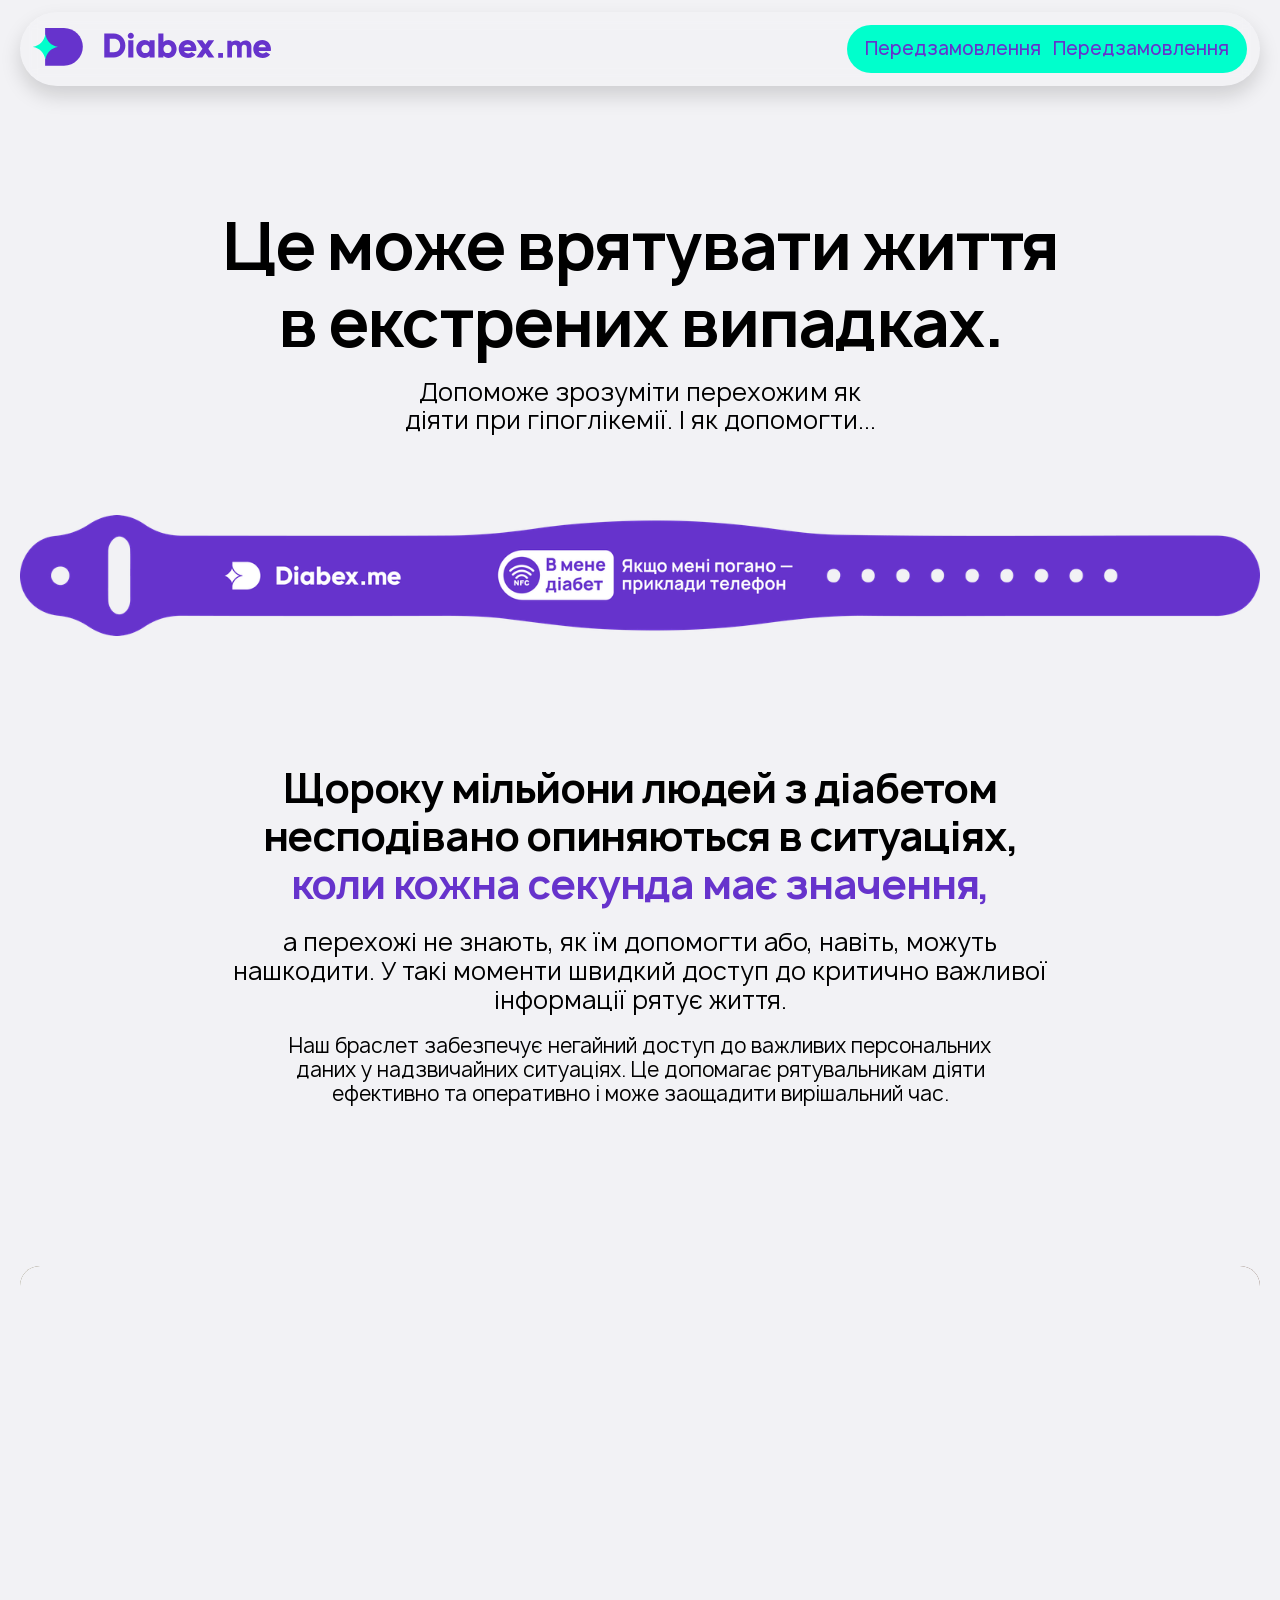
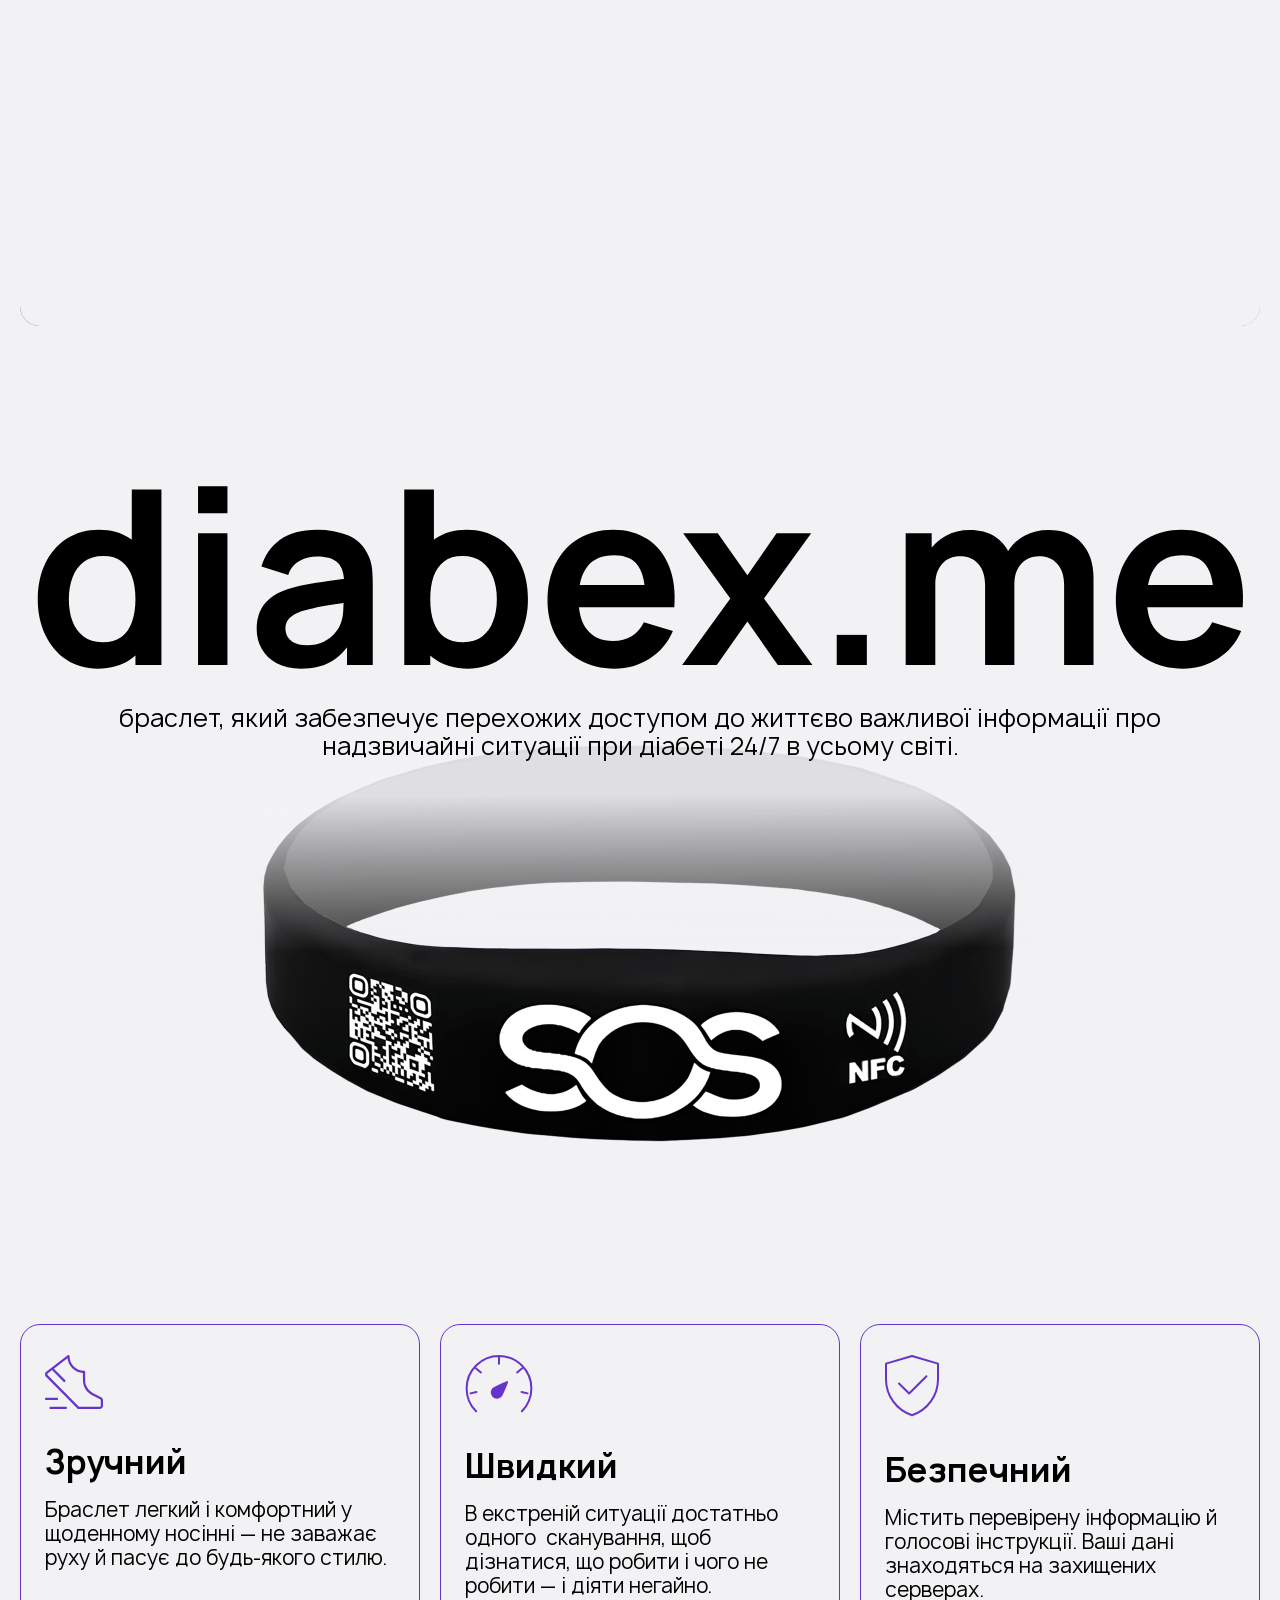
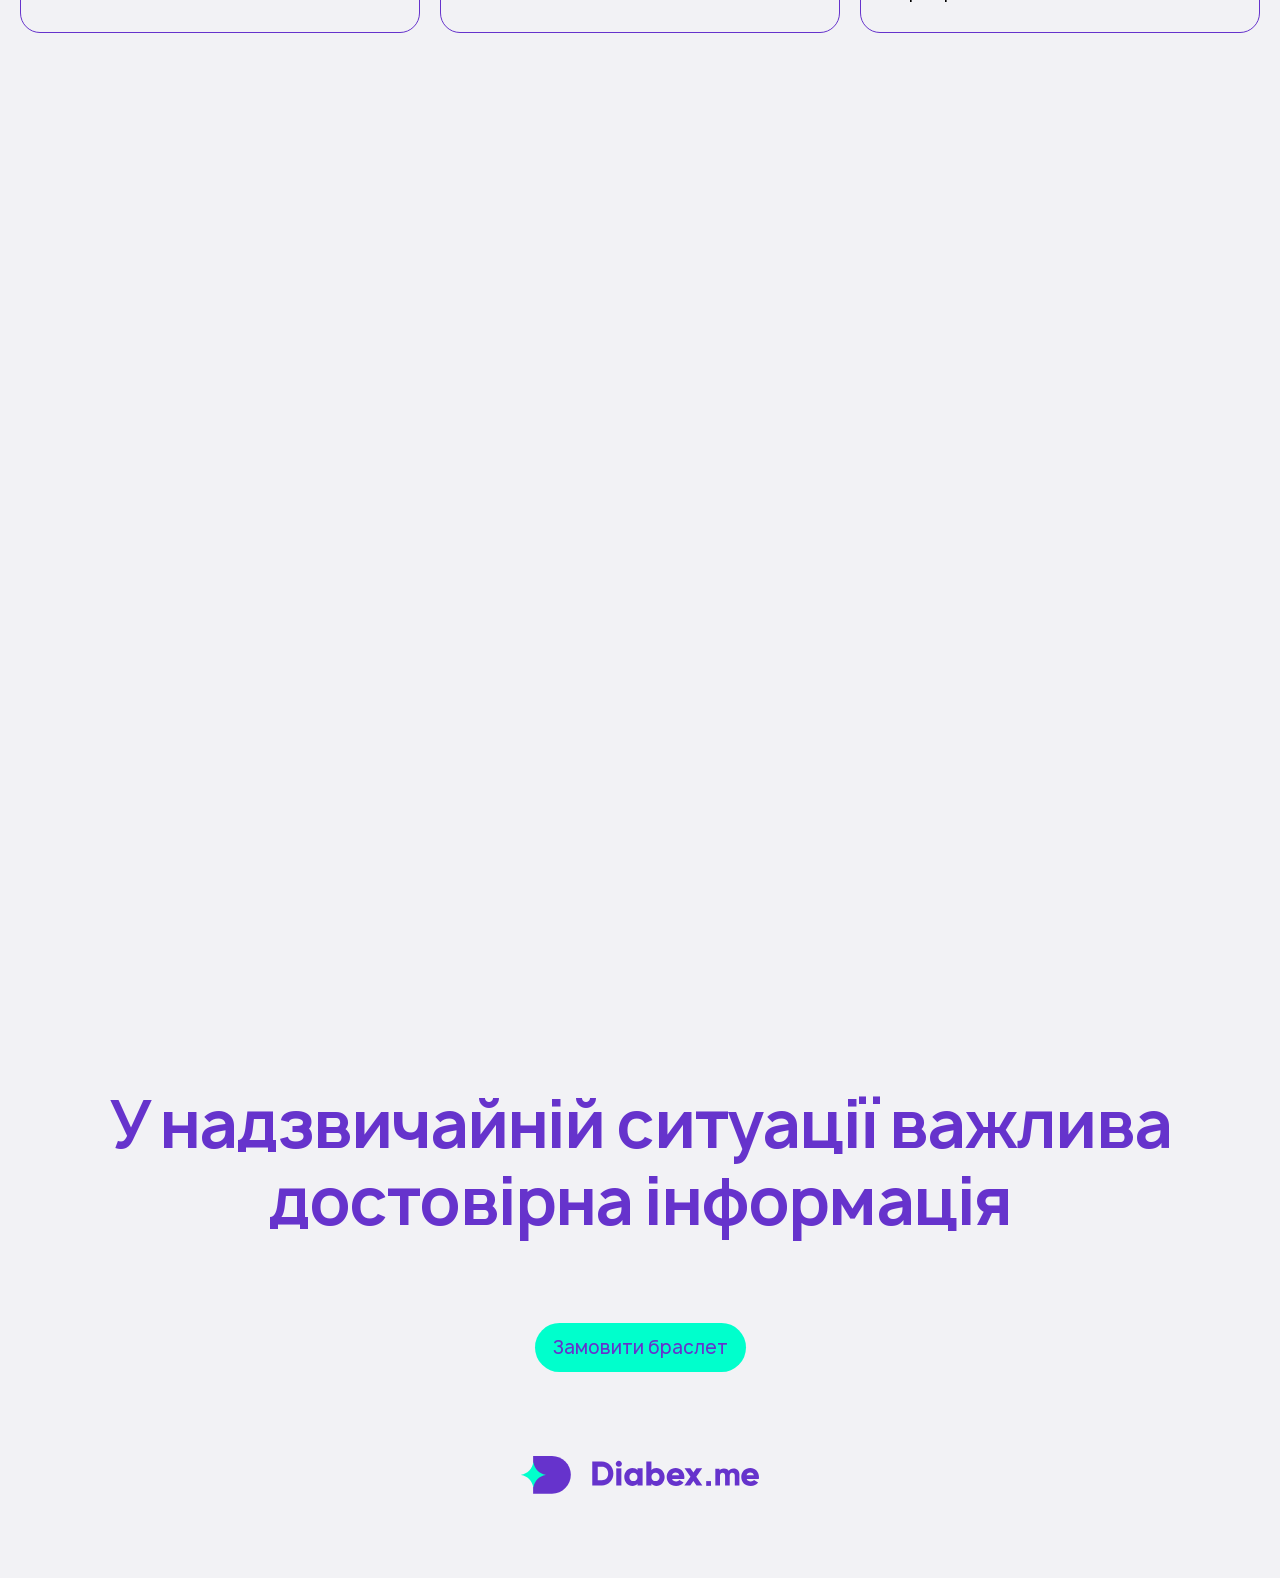
<file: index.html>
<!DOCTYPE html><!--  This site was created in Webflow. https://webflow.com  --><!--  Last Published: Mon Apr 06 2026 14:03:37 GMT+0000 (Coordinated Universal Time)  -->
<html data-wf-page="6864f5ecd00b57b227017f50" data-wf-site="6864f5ecd00b57b227017f47">
<head>
  <meta name="robots" content="noindex, nofollow">
  <meta charset="utf-8">
  <title>Diabex.me</title>
  <meta content="width=device-width, initial-scale=1" name="viewport">
  <meta content="Webflow" name="generator">
  <link href="css/normalize.css" rel="stylesheet" type="text/css">
  <link href="css/webflow.css" rel="stylesheet" type="text/css">
  <link href="css/diabex-me.webflow.css" rel="stylesheet" type="text/css">
  <script type="text/javascript">!function(o,c){var n=c.documentElement,t=" w-mod-";n.className+=t+"js",("ontouchstart"in o||o.DocumentTouch&&c instanceof DocumentTouch)&&(n.className+=t+"touch")}(window,document);</script>
  <link href="images/favicon.ico" rel="shortcut icon" type="image/x-icon">
  <link href="images/webclip.png" rel="apple-touch-icon">
  <link rel="stylesheet" href="https://cdn.jsdelivr.net/npm/swiper@8/swiper-bundle.min.css">
</head>
<body>
  <div class="w-embed">
    <style>
.product-bracelet-title path {
  animation: flickerColor 5s infinite ease-in-out;
  transform-origin: center;
}
@keyframes flickerColor {
  0%, 100% {
    fill: black;
  }
  50% {
    fill: #6633cc;
  }
}
</style>
  </div>
  <div class="w-embed">
    <style>
  *{
    -webkit-font-smoothing: antialiased;
  }     
  .swiper-pagination {
    bottom: -38px !important;
  }
  .swiper-slide > .slide-bg {
    filter: blur(5px);
    opacity: 0.3 !important;
  }
  .swiper-slide-active .slide-bg {
    filter: blur(0);
    opacity: 1 !important;
  }
  .swiper-slide-active .slide-content,
  .swiper-slide-active .slide-content_title {
  	opacity: 1;
  }
  .swiper-slide-next, .swiper-slide-prev {
    filter: blur(0);
  }
  .swiper-slide-next > .slide-bg,
  .swiper-slide-prev > .slide-bg {
    filter: blur(0) !important;
    opacity: 0.5 !important;
    transition: 500ms cubic-bezier(.165, .84, .44, 1);
  }
  .swiper-pagination-bullet {
    border-radius: 4px;
    width: 8px;
    height: 8px;
    transition: width 500ms cubic-bezier(.165, .84, .44, 1);
    background: #000 !important;
    opacity: 0.3 !important;
  }
  .swiper-pagination-bullet-active {
    width: 32px;
    transition: width 500ms cubic-bezier(.165, .84, .44, 1);
    background: #6633CC !important;
    opacity: 1 !important;
  }
  .swiper-slide-active:focus, .swiper-slide-active:hover .slide-content {
    min-height: 100%;
    transition: min-height 500ms cubic-bezier(.165, .84, .44, 1);
  }
  .swiper-slide-active:focus, .swiper-slide-active:hover .slide-gradient {
    background-color: var(--gold);
    background-image: none;
  }
  .swiper-slide-active:focus, .swiper-slide-active:hover .slide-content_text-wrapper {
    opacity: 1;
  }
</style>
    <style>
.swiper-slide {
  width: 363px !important;
  flex-shrink: 0;
}
/* Мобільні пристрої до 479px */
@media screen and (max-width: 479px) {
  .swiper-slide {
    width: 243px !important;
    aspect-ratio: 1 / 2;
    height: auto !important;
  }
}
</style>
  </div>
  <section class="section is-navbar">
    <div class="wrapper">
      <div data-w-id="c5676f50-4517-af85-67e4-a4d8efe85fcf" class="navbar">
        <a href="index.html" aria-current="page" class="logo w-inline-block w--current">
          <div class="image-cover is-desctop w-embed"><svg width="100%" height="100%" viewbox="0 0 511 81" fill="none" xmlns="http://www.w3.org/2000/svg">
              <path d="M173.491 11.8711H153V63.3554H173.491C187.557 63.3554 198.342 52.1692 198.342 37.6132C198.342 23.0572 187.604 11.8711 173.491 11.8711ZM173.538 52.0288H164.769V23.1976H173.538C181.556 23.1976 187.135 28.8141 187.135 37.6132C187.135 46.4124 181.602 52.0288 173.538 52.0288Z" fill="#6633CC"></path>
              <path d="M215.503 26.5674H204.531V63.3552H215.503V26.5674Z" fill="#6633CC"></path>
              <path d="M210.018 10.0923C206.454 10.0923 203.453 13.0877 203.453 16.6916C203.453 20.2955 206.454 23.291 210.018 23.291C213.581 23.291 216.582 20.2487 216.582 16.6916C216.582 13.1345 213.581 10.0923 210.018 10.0923Z" fill="#6633CC"></path>
              <path d="M250.11 30.0308C247.672 27.2693 244.108 25.5376 239.185 25.5376C229.573 25.5376 221.742 34.0091 221.742 44.9144C221.742 55.8197 229.62 64.2912 239.185 64.2912C244.061 64.2912 247.672 62.6063 250.11 59.798V63.2615H261.082V26.4737H250.11V29.9372V30.0308ZM241.436 53.9475C236.372 53.9475 232.761 50.4841 232.761 44.9612C232.761 39.4383 236.419 35.9749 241.436 35.9749C246.453 35.9749 250.11 39.4383 250.11 44.9612C250.11 50.4841 246.453 53.9475 241.436 53.9475Z" fill="#6633CC"></path>
              <path d="M290.946 25.5378C286.07 25.5378 282.459 27.2227 280.021 30.0309V11.8242H269.049V63.3085H280.021V59.845C282.459 62.6064 286.023 64.3382 290.946 64.3382C300.558 64.3382 308.389 55.8667 308.389 44.9614C308.389 34.0561 300.512 25.5846 290.946 25.5846V25.5378ZM288.789 53.9477C283.725 53.9477 280.115 50.4842 280.115 44.9614C280.115 39.4385 283.772 35.975 288.789 35.975C293.806 35.975 297.464 39.4385 297.464 44.9614C297.464 50.4842 293.806 53.9477 288.789 53.9477Z" fill="#6633CC"></path>
              <path d="M350.824 44.9613C350.824 33.8688 342.947 25.5845 332.256 25.5845C320.674 25.5845 312.844 34.056 312.844 44.9613C312.844 55.8666 320.58 64.3381 333.1 64.3381C340.086 64.3381 345.479 61.7639 349.042 56.8027L340.274 51.701C338.82 53.386 336.242 54.5093 333.241 54.5093C329.208 54.4625 325.832 53.152 324.472 49.314H350.402C350.683 47.9567 350.871 46.5058 350.871 44.9145L350.824 44.9613ZM339.899 41.1234H324.191C325.269 37.3791 327.989 35.3197 332.162 35.3197C335.491 35.3197 338.774 36.8174 339.946 41.1234H339.899Z" fill="#6633CC"></path>
              <path d="M510.953 44.9613C510.953 33.8688 503.076 25.5845 492.385 25.5845C480.803 25.5845 472.973 34.056 472.973 44.9613C472.973 55.8666 480.709 64.3381 493.229 64.3381C500.215 64.3381 505.608 61.7639 509.171 56.8027L500.403 51.701C498.949 53.386 496.37 54.5093 493.37 54.5093C489.337 54.4625 485.961 53.152 484.601 49.314H510.531C510.812 47.9567 511 46.5058 511 44.9145L510.953 44.9613ZM500.028 41.1234H484.32C485.398 37.3791 488.118 35.3197 492.291 35.3197C495.62 35.3197 498.902 36.8174 500.075 41.1234H500.028Z" fill="#6633CC"></path>
              <path d="M389.041 26.5674H376.475L370.098 35.6941L363.721 26.5674H351.154L363.861 44.6337L350.779 63.3552H363.346L370.145 53.62L376.944 63.3552H389.416L376.381 44.6337L389.041 26.5674Z" fill="#6633CC"></path>
              <path d="M407.937 53.9009H397.668V64.1509H407.937V53.9009Z" fill="#6633CC"></path>
              <path d="M469.035 40.0471C469.035 36.1624 467.957 32.8861 465.847 30.4523C463.737 27.9717 460.548 26.708 456.422 26.708C453.984 26.708 451.78 27.2697 449.811 28.2993C448.263 29.1418 446.95 30.2651 445.872 31.6224C445.075 30.4055 444.043 29.3758 442.777 28.5334C440.949 27.3165 438.604 26.708 435.744 26.708C433.259 26.708 431.008 27.2697 429.039 28.3929C427.96 28.9546 427.023 29.6098 426.225 30.4055V27.5505H417.27V63.4491H427.304V41.8725C427.304 40.0471 427.82 38.5962 428.804 37.4261C429.836 36.3028 430.961 35.7412 432.743 35.7412C434.525 35.7412 435.838 36.3028 436.776 37.4729C437.713 38.643 438.229 40.2811 438.229 42.4341V63.4959H448.17V41.9193C448.17 40.7024 448.404 39.5791 448.873 38.6898C449.342 37.8005 449.951 37.0985 450.749 36.5836C451.546 36.0688 452.53 35.8348 453.609 35.8348C455.391 35.8348 456.703 36.3964 457.641 37.5665C458.579 38.7366 459.095 40.3747 459.095 42.5277V63.5895H469.035L468.942 63.4491V40.0471H469.035Z" fill="#6633CC"></path>
              <path d="M66.491 0H26V81H66.509C88.8643 81 107 62.8684 107 40.5C107 18.1316 88.8643 0 66.491 0Z" fill="#6633CC"></path>
              <path d="M26.8924 14.3344C28.9792 27.5688 39.4312 38.0208 52.6656 40.1076C53.1115 40.1789 53.1115 40.8032 52.6656 40.8746C39.4312 42.9614 28.9792 53.4133 26.8924 66.6656C26.821 67.1115 26.1968 67.1115 26.1254 66.6656C24.0386 53.4312 13.5867 42.9614 0.334427 40.8746C-0.111476 40.8032 -0.111476 40.1789 0.334427 40.1076C13.5867 38.0208 24.0386 27.5688 26.1254 14.3344C26.1968 13.8885 26.821 13.8885 26.8924 14.3344Z" fill="#00FFCC"></path>
            </svg></div>
          <div class="image-cover is-mob w-embed"><svg width="100%" height="100%" viewbox="0 0 48 37" fill="none" xmlns="http://www.w3.org/2000/svg">
              <path d="M29.8346 0.000488281H11.8213V36.3221H29.8426C39.7879 36.3221 47.856 28.1916 47.856 18.1613C47.856 8.13099 39.7879 0.000488281 29.8346 0.000488281Z" fill="#6633CC"></path>
              <path d="M12.0354 6.36041C12.97 12.3335 17.6511 17.0508 23.5783 17.9927C23.778 18.0249 23.778 18.3066 23.5783 18.3388C17.6511 19.2807 12.97 23.998 12.0354 29.9791C12.0034 30.1804 11.7238 30.1804 11.6919 29.9791C10.7573 24.006 6.0762 19.2807 0.140989 18.3388C-0.0587152 18.3066 -0.0587152 18.0249 0.140989 17.9927C6.0762 17.0508 10.7573 12.3335 11.6919 6.36041C11.7238 6.15916 12.0034 6.15916 12.0354 6.36041Z" fill="#00FFCC"></path>
            </svg></div>
        </a>
        <a stagger-up-animate="" href="#" class="btn-stagger w-inline-block">
          <div class="text-wrap">
            <div stagger-btn-text="" class="btn-text">Передзамовлення</div>
          </div>
        </a>
      </div>
    </div>
  </section>
  <section class="section overflow-hidden">
    <div class="wrapper">
      <div class="container is-hero">
        <div class="hero-box">
          <div class="hero-title">
            <h1 letters-slide-up="" class="bold-64px">Це може врятувати життя в екстрених випадках.</h1>
            <div class="hero-subtitle">
              <div class="p-24px">Допоможе зрозуміти перехожим як діяти при гіпоглікемії. І як допомогти...</div>
            </div>
          </div>
          <div data-w-id="2d9e12d1-94b6-d90d-7c32-6e9b38453608" class="alert-strip-box"><img src="images/alert-strip-image.png" loading="lazy" sizes="(max-width: 5266px) 100vw, 5266px" srcset="images/alert-strip-image-p-500.png 500w, images/alert-strip-image-p-800.png 800w, images/alert-strip-image-p-1080.png 1080w, images/alert-strip-image-p-1600.png 1600w, images/alert-strip-image.png 5266w" alt="" class="image-cover"></div>
        </div>
      </div>
    </div>
  </section>
  <section class="section">
    <div class="wrapper">
      <div class="container">
        <div class="about-box">
          <h2 letters-slide-up="" text-split="" class="bold-40px">Щороку мільйони людей з діабетом несподівано опиняються в ситуаціях, <span class="medium-purple">коли кожна секунда має значення,</span></h2>
          <div letters-slide-up="" text-split="" class="p-24px">а перехожі не знають, як їм допомогти або, навіть, можуть нашкодити. У такі моменти швидкий доступ до критично важливої інформації рятує життя.</div>
          <div class="about-description">
            <div letters-slide-up="" text-split="" class="p-20px">Наш браслет забезпечує негайний доступ до важливих персональних даних у надзвичайних ситуаціях. Це допомагає рятувальникам діяти ефективно та оперативно і може заощадити вирішальний час.</div>
          </div>
        </div>
      </div>
    </div>
  </section>
  <section class="section is-use-case">
    <div class="wrapper">
      <div class="container">
        <div data-w-id="3cfe2573-94b3-1620-e503-95b5353c3eeb" class="use-case-box">
          <div style="opacity:0;display:none" class="use-case-title">
            <div letters-slide-up="" text-split="" class="bold-64px">Для дітей, дорослих та літніх людей</div>
          </div>
          <div class="use-case-bg"><img src="images/use-case-image.jpg" loading="lazy" style="-webkit-transform:translate3d(0, 0, 0) scale3d(1.7, 1.7, 1) rotateX(0) rotateY(0) rotateZ(0) skew(0, 0);-moz-transform:translate3d(0, 0, 0) scale3d(1.7, 1.7, 1) rotateX(0) rotateY(0) rotateZ(0) skew(0, 0);-ms-transform:translate3d(0, 0, 0) scale3d(1.7, 1.7, 1) rotateX(0) rotateY(0) rotateZ(0) skew(0, 0);transform:translate3d(0, 0, 0) scale3d(1.7, 1.7, 1) rotateX(0) rotateY(0) rotateZ(0) skew(0, 0)" sizes="(max-width: 2560px) 100vw, 2560px" alt="" srcset="images/use-case-image-p-500.jpg 500w, images/use-case-image-p-800.jpg 800w, images/use-case-image-p-1080.jpg 1080w, images/use-case-image-p-1600.jpg 1600w, images/use-case-image-p-2000.jpg 2000w, images/use-case-image.jpg 2560w" class="image-cover is-use-case">
            <div style="display:block;width:50%;height:100%" class="reveal-side left"></div>
            <div style="display:block;width:50%;height:100%" class="reveal-side right"></div>
          </div>
        </div>
      </div>
    </div>
  </section>
  <section data-w-id="bc3e4d5d-6329-ba98-0f0e-e03a67aa544c" class="section is-product-bracelet">
    <div class="wrapper">
      <div class="container">
        <div class="product-bracelet-box">
          <div class="product-bracelet-title w-embed"><svg width="100%" height="100%" viewbox="0 0 1207 183" fill="none" xmlns="http://www.w3.org/2000/svg">
              <path d="M1146.05 182.659C1132.72 182.659 1121.01 179.772 1110.93 174C1100.84 168.227 1092.96 160.218 1087.27 149.974C1081.66 139.729 1078.85 127.94 1078.85 114.606C1078.85 100.215 1081.62 87.7343 1087.14 77.1646C1092.67 66.5135 1100.36 58.261 1110.19 52.407C1120.03 46.553 1131.42 43.626 1144.34 43.626C1158 43.626 1169.59 46.8376 1179.1 53.2607C1188.7 59.6026 1195.81 68.5868 1200.44 80.2136C1205.08 91.8403 1206.83 105.54 1205.69 121.314H1176.54V110.581C1176.46 96.2715 1173.94 85.8237 1168.98 79.2379C1164.02 72.6521 1156.21 69.3592 1145.56 69.3592C1133.53 69.3592 1124.59 73.0993 1118.73 80.5794C1112.88 87.9783 1109.95 98.8326 1109.95 113.142C1109.95 126.477 1112.88 136.802 1118.73 144.12C1124.59 151.437 1133.12 155.096 1144.34 155.096C1151.58 155.096 1157.8 153.511 1163 150.34C1168.29 147.088 1172.35 142.412 1175.2 136.315L1204.22 145.096C1199.18 156.966 1191.38 166.194 1180.81 172.78C1170.32 179.366 1158.73 182.659 1146.05 182.659ZM1100.68 121.314V99.1172H1191.3V121.314H1100.68Z" fill="black"></path>
              <path d="M1027.11 179V98.995C1027.11 89.9701 1024.88 82.9372 1020.4 77.8962C1015.93 72.7739 1009.87 70.2128 1002.23 70.2128C997.516 70.2128 993.289 71.3104 989.549 73.5057C985.808 75.6196 982.841 78.7906 980.646 83.0185C978.45 87.1651 977.353 92.1247 977.353 97.8974L964.303 90.214C964.222 81.1078 966.254 73.0992 970.401 66.1882C974.629 59.1959 980.32 53.7484 987.475 49.8457C994.63 45.943 1002.6 43.9917 1011.38 43.9917C1025.93 43.9917 1037.07 48.3822 1044.8 57.1632C1052.6 65.8629 1056.5 77.3271 1056.5 91.5556V179H1027.11ZM868.688 179V47.2846H894.665V88.1407H898.323V179H868.688ZM948.083 179V99.3609C948.083 90.1734 945.847 83.0185 941.375 77.8962C936.903 72.7739 930.805 70.2128 923.081 70.2128C915.601 70.2128 909.584 72.7739 905.031 77.8962C900.559 83.0185 898.323 89.6855 898.323 97.8974L885.152 89.1164C885.152 80.5793 887.266 72.8959 891.494 66.0662C895.722 59.2365 901.413 53.8704 908.568 49.9677C915.804 45.9837 923.894 43.9917 932.838 43.9917C942.676 43.9917 950.888 46.1056 957.473 50.3335C964.14 54.4801 969.1 60.1715 972.352 67.4078C975.686 74.5627 977.353 82.6526 977.353 91.6775V179H948.083Z" fill="black"></path>
              <path d="M799.729 179V148.876H829.852V179H799.729Z" fill="black"></path>
              <path d="M645.156 179L693.33 112.411L646.132 47.2847H680.768L710.404 89.3604L739.552 47.2847H774.189L726.991 112.411L775.408 179H740.772L710.404 135.461L679.793 179H645.156Z" fill="black"></path>
              <path d="M577.705 182.659C564.371 182.659 552.663 179.772 542.581 174C532.499 168.227 524.612 160.218 518.921 149.974C513.311 139.729 510.506 127.94 510.506 114.606C510.506 100.215 513.27 87.7343 518.799 77.1646C524.328 66.5135 532.011 58.261 541.849 52.407C551.687 46.553 563.07 43.626 575.998 43.626C589.657 43.626 601.243 46.8376 610.756 53.2607C620.35 59.6026 627.464 68.5868 632.099 80.2136C636.733 91.8403 638.481 105.54 637.343 121.314H608.195V110.581C608.113 96.2715 605.593 85.8237 600.633 79.2379C595.674 72.6521 587.868 69.3592 577.217 69.3592C565.184 69.3592 556.24 73.0993 550.386 80.5794C544.532 87.9783 541.605 98.8326 541.605 113.142C541.605 126.477 544.532 136.802 550.386 144.12C556.24 151.437 564.777 155.096 575.998 155.096C583.234 155.096 589.454 153.511 594.657 150.34C599.942 147.088 604.007 142.412 606.853 136.315L635.879 145.096C630.838 156.966 623.033 166.194 612.463 172.78C601.975 179.366 590.389 182.659 577.705 182.659ZM532.336 121.314V99.1172H622.952V121.314H532.336Z" fill="black"></path>
              <path d="M430.816 182.659C417.97 182.659 407.197 179.61 398.497 173.512C389.797 167.414 383.252 159.121 378.861 148.632C374.471 138.063 372.276 126.233 372.276 113.142C372.276 99.8896 374.471 88.0189 378.861 77.5305C383.252 67.0421 389.675 58.7895 398.131 52.7729C406.668 46.675 417.197 43.626 429.718 43.626C442.158 43.626 452.931 46.675 462.037 52.7729C471.225 58.7895 478.339 67.0421 483.38 77.5305C488.421 87.9376 490.941 99.8083 490.941 113.142C490.941 126.314 488.462 138.144 483.502 148.632C478.542 159.121 471.55 167.414 462.525 173.512C453.5 179.61 442.93 182.659 430.816 182.659ZM367.275 179V3.37964H396.911V86.5554H393.253V179H367.275ZM426.303 156.316C433.946 156.316 440.247 154.405 445.207 150.584C450.167 146.762 453.825 141.599 456.183 135.095C458.622 128.509 459.842 121.192 459.842 113.142C459.842 105.174 458.622 97.9382 456.183 91.4338C453.744 84.848 449.963 79.6445 444.841 75.8231C439.719 71.9204 433.214 69.9691 425.328 69.9691C417.848 69.9691 411.75 71.7984 407.034 75.4572C402.318 79.0347 398.822 84.0756 396.545 90.5801C394.35 97.0032 393.253 104.524 393.253 113.142C393.253 121.68 394.35 129.2 396.545 135.705C398.822 142.209 402.359 147.291 407.156 150.95C412.034 154.527 418.417 156.316 426.303 156.316Z" fill="black"></path>
              <path d="M263.811 182.659C254.298 182.659 246.249 180.87 239.663 177.293C233.078 173.634 228.077 168.796 224.662 162.78C221.329 156.763 219.662 150.137 219.662 142.9C219.662 136.558 220.719 130.867 222.833 125.826C224.947 120.704 228.199 116.313 232.59 112.655C236.98 108.915 242.672 105.866 249.664 103.508C254.949 101.8 261.128 100.255 268.202 98.8732C275.357 97.491 283.081 96.2308 291.374 95.0925C299.748 93.8729 308.489 92.572 317.595 91.1898L307.106 97.1658C307.188 88.0596 305.155 81.3519 301.009 77.0426C296.862 72.7334 289.87 70.5788 280.032 70.5788C274.096 70.5788 268.364 71.961 262.835 74.7254C257.307 77.4898 253.445 82.2462 251.249 88.9946L224.418 80.5794C227.671 69.4405 233.85 60.4969 242.956 53.7485C252.144 47.0002 264.502 43.626 280.032 43.626C291.74 43.626 302.025 45.5367 310.887 49.358C319.831 53.1794 326.457 59.4399 330.766 68.1397C333.124 72.7741 334.547 77.5305 335.035 82.4088C335.523 87.2059 335.767 92.4501 335.767 98.1415V179H310.033V150.462L314.302 155.096C308.367 164.609 301.415 171.601 293.447 176.073C285.56 180.464 275.682 182.659 263.811 182.659ZM269.665 159.243C276.332 159.243 282.024 158.064 286.739 155.706C291.455 153.348 295.195 150.462 297.96 147.047C300.805 143.632 302.716 140.42 303.692 137.412C305.236 133.672 306.09 129.404 306.253 124.607C306.497 119.728 306.619 115.785 306.619 112.777L315.644 115.46C306.781 116.842 299.179 118.061 292.837 119.118C286.495 120.175 281.048 121.192 276.495 122.167C271.942 123.062 267.917 124.078 264.421 125.216C261.006 126.436 258.12 127.859 255.762 129.485C253.404 131.111 251.575 132.981 250.274 135.095C249.054 137.209 248.444 139.689 248.444 142.534C248.444 145.787 249.257 148.673 250.884 151.193C252.51 153.633 254.867 155.584 257.957 157.048C261.128 158.511 265.031 159.243 269.665 159.243Z" fill="black"></path>
              <path d="M161.057 27.2834V0.330566H190.449V27.2834H161.057ZM161.057 179V47.2846H190.449V179H161.057Z" fill="black"></path>
              <path d="M60.8815 182.659C48.7669 182.659 38.1972 179.61 29.1722 173.512C20.1473 167.414 13.155 159.121 8.19534 148.632C3.23568 138.144 0.755859 126.314 0.755859 113.142C0.755859 99.8083 3.23568 87.9376 8.19534 77.5305C13.2363 67.0421 20.3506 58.7895 29.5381 52.7729C38.7257 46.675 49.5393 43.626 61.9791 43.626C74.5002 43.626 84.9886 46.675 93.4444 52.7729C101.982 58.7895 108.445 67.0421 112.836 77.5305C117.226 88.0189 119.422 99.8896 119.422 113.142C119.422 126.233 117.226 138.063 112.836 148.632C108.445 159.121 101.9 167.414 93.2005 173.512C84.5008 179.61 73.7278 182.659 60.8815 182.659ZM65.3939 156.316C73.2806 156.316 79.6225 154.527 84.4195 150.95C89.2978 147.291 92.8346 142.209 95.0299 135.705C97.3065 129.2 98.4447 121.68 98.4447 113.142C98.4447 104.524 97.3065 97.0032 95.0299 90.5801C92.8346 84.0756 89.3792 79.0347 84.6634 75.4572C79.9477 71.7984 73.8497 69.9691 66.3696 69.9691C58.483 69.9691 51.9785 71.9204 46.8562 75.8231C41.734 79.6445 37.9532 84.848 35.5141 91.4338C33.0749 97.9382 31.8553 105.174 31.8553 113.142C31.8553 121.192 33.0343 128.509 35.3921 135.095C37.8313 141.599 41.5307 146.762 46.4904 150.584C51.45 154.405 57.7512 156.316 65.3939 156.316ZM98.4447 179V86.5554H94.786V3.37964H124.422V179H98.4447Z" fill="black"></path>
            </svg></div>
          <div class="product-bracelet-text">
            <div class="p-24px is-product-bracelet">браслет, який забезпечує перехожих доступом до життєво важливої інформації про надзвичайні ситуації при діабеті 24/7 в усьому світі.</div>
          </div>
          <div class="product-bracelet-image-wrapper"><img src="images/product-bracelet-image.png" loading="lazy" sizes="(max-width: 1556px) 100vw, 1556px" srcset="images/product-bracelet-image-p-500.png 500w, images/product-bracelet-image-p-800.png 800w, images/product-bracelet-image-p-1080.png 1080w, images/product-bracelet-image.png 1556w" alt="" class="image-cover"></div>
        </div>
      </div>
    </div>
  </section>
  <section class="section">
    <div class="wrapper">
      <div class="container">
        <div class="product-features-box">
          <div class="product-features-item">
            <div class="w-embed"><svg xmlns="http://www.w3.org/2000/svg" width="58" height="54" viewbox="0 0 58 54" fill="none">
                <path d="M56.1512 42.2469L48.1707 38.2223C45.7557 37.0157 43.7245 35.1505 42.3074 32.8384C40.8904 30.5263 40.1443 27.8599 40.1538 25.1417V16.876C40.1538 16.5776 40.0363 16.2915 39.8271 16.0805C39.618 15.8695 39.3343 15.751 39.0385 15.751C35.1942 15.7466 31.5086 14.2043 28.7903 11.4626C26.072 8.72096 24.5429 5.00372 24.5385 1.12641C24.5387 0.916764 24.4809 0.711219 24.3715 0.532955C24.2621 0.354691 24.1055 0.210801 23.9194 0.117515C23.7333 0.0242285 23.525 -0.0147419 23.318 0.00499951C23.1111 0.0247409 22.9138 0.102408 22.7483 0.229241L1.27712 16.6566L1.24923 16.6791C0.884728 16.9766 0.58629 17.3481 0.373267 17.7694C0.160244 18.1907 0.0373924 18.6525 0.0126784 19.1247C-0.0120356 19.597 0.0619398 20.0693 0.229808 20.5108C0.397676 20.9524 0.655688 21.3535 0.987115 21.688L32.6891 53.6709C32.7928 53.7754 32.9158 53.8582 33.0512 53.9147C33.1866 53.9711 33.3317 54.0001 33.4783 54H54.6538C55.5413 54 56.3924 53.6444 57.0199 53.0115C57.6474 52.3786 58 51.5202 58 50.6251V45.2646C58.0018 44.6377 57.8297 44.0228 57.5029 43.4894C57.1762 42.9561 56.708 42.5257 56.1512 42.2469ZM55.7692 50.6251C55.7692 50.9235 55.6517 51.2096 55.4425 51.4206C55.2334 51.6315 54.9496 51.7501 54.6538 51.7501H33.9411L2.55702 20.0962C2.44752 19.9856 2.36207 19.8533 2.30611 19.7075C2.25015 19.5618 2.22491 19.4059 2.23199 19.2498C2.23907 19.0937 2.27833 18.9408 2.34725 18.8008C2.41617 18.6609 2.51326 18.5369 2.63231 18.4369L7.03529 15.062L18.5405 26.6632C18.7515 26.8651 19.0324 26.9759 19.3233 26.9718C19.6141 26.9678 19.8919 26.8494 20.0974 26.6417C20.3029 26.4341 20.4199 26.1537 20.4233 25.8604C20.4268 25.567 20.3165 25.2839 20.116 25.0714L8.83105 13.6979L22.4443 3.29197C22.9473 7.16436 24.764 10.7417 27.5856 13.4164C30.4072 16.091 34.0599 17.698 37.9231 17.9644V25.1417C37.9126 28.278 38.7736 31.3545 40.4084 34.0224C42.0432 36.6903 44.3864 38.8429 47.1724 40.236L55.153 44.2606C55.3379 44.3539 55.4934 44.4972 55.6022 44.6745C55.711 44.8518 55.7688 45.0561 55.7692 45.2646V50.6251ZM11.9346 45.0002H1.11538C0.819566 45.0002 0.535864 44.8817 0.326689 44.6707C0.117514 44.4598 0 44.1736 0 43.8753C0 43.5769 0.117514 43.2908 0.326689 43.0798C0.535864 42.8688 0.819566 42.7503 1.11538 42.7503H11.9346C12.2304 42.7503 12.5141 42.8688 12.7233 43.0798C12.9325 43.2908 13.05 43.5769 13.05 43.8753C13.05 44.1736 12.9325 44.4598 12.7233 44.6707C12.5141 44.8817 12.2304 45.0002 11.9346 45.0002ZM21.9731 52.875C21.9731 53.1734 21.8556 53.4595 21.6464 53.6705C21.4372 53.8815 21.1535 54 20.8577 54H5.57692C5.2811 54 4.9974 53.8815 4.78823 53.6705C4.57905 53.4595 4.46154 53.1734 4.46154 52.875C4.46154 52.5767 4.57905 52.2905 4.78823 52.0796C4.9974 51.8686 5.2811 51.7501 5.57692 51.7501H20.8577C21.1535 51.7501 21.4372 51.8686 21.6464 52.0796C21.8556 52.2905 21.9731 52.5767 21.9731 52.875Z" fill="#6633CC"></path>
              </svg></div>
            <div class="product-features-text">
              <div class="bold-32px">Зручний</div>
              <p class="p-20px">Браслет легкий і комфортний у щоденному носінні — не заважає руху й пасує до будь-якого стилю.</p>
            </div>
          </div>
          <div class="product-features-item">
            <div class="w-embed"><svg xmlns="http://www.w3.org/2000/svg" width="68" height="58" viewbox="0 0 68 58" fill="none">
                <path d="M41.6763 26.1483C42.4699 25.8218 43.2555 26.5806 42.9569 27.3852C41.4749 31.3779 38.1627 39.9443 36.3636 41.8079C35.222 42.9591 33.6728 43.6144 32.0516 43.6319C30.4303 43.6494 28.8674 43.0277 27.7011 41.9014C26.5349 40.775 25.8591 39.2347 25.8201 37.6138C25.7812 35.9929 26.3821 34.4219 27.4929 33.2408C29.2919 31.3761 37.7376 27.7681 41.6763 26.1483Z" fill="#6633CC"></path>
                <path d="M56.8937 56.2688C59.9041 53.2653 62.2913 49.6966 63.9184 45.7678C65.5455 41.839 66.3804 37.6274 66.375 33.375C66.375 15.4948 51.8802 1 34 1C16.1198 1 1.625 15.4948 1.625 33.375C1.625 42.3151 5.24792 50.4089 11.1062 56.2688M34 2.54167V8.70833M56.886 13.5523L52.0945 17.4326M62.5547 38.3592L56.5469 36.9717M5.44371 38.3592L11.4531 36.9717M11.114 13.5523L15.9055 17.4326" stroke="#6633CC" stroke-width="2" stroke-linecap="round" stroke-linejoin="round"></path>
              </svg></div>
            <div class="product-features-text">
              <div class="bold-32px">Швидкий</div>
              <p class="p-20px">В екстреній ситуації достатньо одного  сканування, щоб дізнатися, що робити і чого не робити — і діяти негайно.</p>
            </div>
          </div>
          <div class="product-features-item">
            <div class="w-embed"><svg xmlns="http://www.w3.org/2000/svg" width="54" height="62" viewbox="0 0 54 62" fill="none">
                <path d="M1 8.59224L27.013 1.00024L53 8.59224V24.1605C52.999 32.1389 50.4879 39.9149 45.8224 46.387C41.1568 52.8592 34.5734 57.6995 27.0043 60.2225C19.4325 57.7006 12.8463 52.8598 8.17904 46.3861C3.51176 39.9124 1.00012 32.134 1 24.1532V8.59224Z" stroke="#6633CC" stroke-width="2" stroke-linejoin="round"></path>
                <path d="M14 28.4441L24.1111 38.5553L41.4444 21.2219" stroke="#6633CC" stroke-width="2" stroke-linecap="round" stroke-linejoin="round"></path>
              </svg></div>
            <div class="product-features-text">
              <div class="bold-32px">Безпечний</div>
              <p class="p-20px">Містить перевірену інформацію й голосові інструкції. Ваші дані знаходяться на захищених серверах.</p>
            </div>
          </div>
        </div>
      </div>
    </div>
  </section>
  <section class="section">
    <div class="wrapper">
      <div class="container is-slider">
        <div style="opacity:0" class="scroll-fade-in">
          <div class="access-info-box">
            <div class="slider-wrapper">
              <div class="swiper-component">
                <div class="swiper">
                  <div class="swiper-wrapper">
                    <div class="swiper-slide">
                      <div class="slide-bg"><img sizes="(max-width: 479px) 100vw, 363px" srcset="images/access-info-image-p-500.png 500w, images/access-info-image.png 727w" alt="" loading="lazy" src="images/access-info-image.png" class="slide-bg-image"></div>
                    </div>
                    <div class="swiper-slide">
                      <div class="slide-bg"><img sizes="(max-width: 479px) 100vw, 363px" srcset="images/access-info-image-03-p-500.png 500w, images/access-info-image-03-p-800.png 800w, images/access-info-image-03.png 1090w" alt="" loading="lazy" src="images/access-info-image-03.png" class="slide-bg-image"></div>
                    </div>
                    <div class="swiper-slide">
                      <div class="slide-bg"><img sizes="(max-width: 479px) 100vw, 363px" srcset="images/access-info-image-02-p-500.png 500w, images/access-info-image-02.png 727w" alt="" loading="lazy" src="images/access-info-image-02.png" class="slide-bg-image"></div>
                    </div>
                  </div>
                </div>
                <div class="area-prev"></div>
                <div class="area-next"></div>
              </div>
              <div class="slider-arrow cc-prev">
                <div class="slider-arrow-icon w-embed"><svg xmlns="http://www.w3.org/2000/svg" width="31" height="58" viewbox="0 0 31 58" fill="none">
                    <path fill-rule="evenodd" clip-rule="evenodd" d="M22.1327 40.3798C22.6123 40.8615 22.6123 41.6402 22.1327 42.1218C21.6502 42.6062 20.8659 42.6062 20.3834 42.1218L8.47953 30.1694C8.17199 29.856 8 29.4366 8 29C8 28.5634 8.17199 28.144 8.47953 27.8306L20.3827 15.879C20.8655 15.3942 21.6505 15.3944 22.133 15.8794C22.6125 16.3613 22.6123 17.1401 22.1326 17.6218L10.8015 29L22.1327 40.3798Z" fill="#6633CC"></path>
                  </svg></div>
              </div>
              <div class="slider-arrow cc-next">
                <div class="slider-arrow-icon w-embed"><svg xmlns="http://www.w3.org/2000/svg" width="31" height="58" viewbox="0 0 31 58" fill="none">
                    <path fill-rule="evenodd" clip-rule="evenodd" d="M8.86728 17.6202C8.3877 17.1385 8.38773 16.3598 8.86733 15.8782C9.34977 15.3938 10.1341 15.3938 10.6166 15.8782L22.5205 27.8306C22.828 28.144 23 28.5634 23 29C23 29.4366 22.828 29.856 22.5205 30.1694L10.6173 42.121C10.1345 42.6058 9.34953 42.6056 8.86695 42.1206C8.3875 41.6387 8.38768 40.8599 8.86736 40.3782L20.1985 29L8.86728 17.6202Z" fill="#6633CC"></path>
                  </svg></div>
              </div>
              <div class="swiper-pagination"></div>
            </div>
          </div>
        </div>
      </div>
    </div>
  </section>
  <section class="section">
    <div class="wrapper">
      <div class="container">
        <div>
          <div class="footer-box">
            <h3 class="bold-64px">У надзвичайній ситуації важлива достовірна інформація</h3>
            <a stagger-up-animate="" href="#" class="btn-stagger w-inline-block">
              <div class="text-wrap">
                <div stagger-btn-text="" class="btn-text">Замовити браслет</div>
              </div>
            </a>
            <div class="logo is-footer">
              <div class="image-cover w-embed"><svg width="100%" height="100%" viewbox="0 0 511 81" fill="none" xmlns="http://www.w3.org/2000/svg">
                  <path d="M173.491 11.8711H153V63.3554H173.491C187.557 63.3554 198.342 52.1692 198.342 37.6132C198.342 23.0572 187.604 11.8711 173.491 11.8711ZM173.538 52.0288H164.769V23.1976H173.538C181.556 23.1976 187.135 28.8141 187.135 37.6132C187.135 46.4124 181.602 52.0288 173.538 52.0288Z" fill="#6633CC"></path>
                  <path d="M215.503 26.5674H204.531V63.3552H215.503V26.5674Z" fill="#6633CC"></path>
                  <path d="M210.018 10.0923C206.454 10.0923 203.453 13.0877 203.453 16.6916C203.453 20.2955 206.454 23.291 210.018 23.291C213.581 23.291 216.582 20.2487 216.582 16.6916C216.582 13.1345 213.581 10.0923 210.018 10.0923Z" fill="#6633CC"></path>
                  <path d="M250.11 30.0308C247.672 27.2693 244.108 25.5376 239.185 25.5376C229.573 25.5376 221.742 34.0091 221.742 44.9144C221.742 55.8197 229.62 64.2912 239.185 64.2912C244.061 64.2912 247.672 62.6063 250.11 59.798V63.2615H261.082V26.4737H250.11V29.9372V30.0308ZM241.436 53.9475C236.372 53.9475 232.761 50.4841 232.761 44.9612C232.761 39.4383 236.419 35.9749 241.436 35.9749C246.453 35.9749 250.11 39.4383 250.11 44.9612C250.11 50.4841 246.453 53.9475 241.436 53.9475Z" fill="#6633CC"></path>
                  <path d="M290.946 25.5378C286.07 25.5378 282.459 27.2227 280.021 30.0309V11.8242H269.049V63.3085H280.021V59.845C282.459 62.6064 286.023 64.3382 290.946 64.3382C300.558 64.3382 308.389 55.8667 308.389 44.9614C308.389 34.0561 300.512 25.5846 290.946 25.5846V25.5378ZM288.789 53.9477C283.725 53.9477 280.115 50.4842 280.115 44.9614C280.115 39.4385 283.772 35.975 288.789 35.975C293.806 35.975 297.464 39.4385 297.464 44.9614C297.464 50.4842 293.806 53.9477 288.789 53.9477Z" fill="#6633CC"></path>
                  <path d="M350.824 44.9613C350.824 33.8688 342.947 25.5845 332.256 25.5845C320.674 25.5845 312.844 34.056 312.844 44.9613C312.844 55.8666 320.58 64.3381 333.1 64.3381C340.086 64.3381 345.479 61.7639 349.042 56.8027L340.274 51.701C338.82 53.386 336.242 54.5093 333.241 54.5093C329.208 54.4625 325.832 53.152 324.472 49.314H350.402C350.683 47.9567 350.871 46.5058 350.871 44.9145L350.824 44.9613ZM339.899 41.1234H324.191C325.269 37.3791 327.989 35.3197 332.162 35.3197C335.491 35.3197 338.774 36.8174 339.946 41.1234H339.899Z" fill="#6633CC"></path>
                  <path d="M510.953 44.9613C510.953 33.8688 503.076 25.5845 492.385 25.5845C480.803 25.5845 472.973 34.056 472.973 44.9613C472.973 55.8666 480.709 64.3381 493.229 64.3381C500.215 64.3381 505.608 61.7639 509.171 56.8027L500.403 51.701C498.949 53.386 496.37 54.5093 493.37 54.5093C489.337 54.4625 485.961 53.152 484.601 49.314H510.531C510.812 47.9567 511 46.5058 511 44.9145L510.953 44.9613ZM500.028 41.1234H484.32C485.398 37.3791 488.118 35.3197 492.291 35.3197C495.62 35.3197 498.902 36.8174 500.075 41.1234H500.028Z" fill="#6633CC"></path>
                  <path d="M389.041 26.5674H376.475L370.098 35.6941L363.721 26.5674H351.154L363.861 44.6337L350.779 63.3552H363.346L370.145 53.62L376.944 63.3552H389.416L376.381 44.6337L389.041 26.5674Z" fill="#6633CC"></path>
                  <path d="M407.937 53.9009H397.668V64.1509H407.937V53.9009Z" fill="#6633CC"></path>
                  <path d="M469.035 40.0471C469.035 36.1624 467.957 32.8861 465.847 30.4523C463.737 27.9717 460.548 26.708 456.422 26.708C453.984 26.708 451.78 27.2697 449.811 28.2993C448.263 29.1418 446.95 30.2651 445.872 31.6224C445.075 30.4055 444.043 29.3758 442.777 28.5334C440.949 27.3165 438.604 26.708 435.744 26.708C433.259 26.708 431.008 27.2697 429.039 28.3929C427.96 28.9546 427.023 29.6098 426.225 30.4055V27.5505H417.27V63.4491H427.304V41.8725C427.304 40.0471 427.82 38.5962 428.804 37.4261C429.836 36.3028 430.961 35.7412 432.743 35.7412C434.525 35.7412 435.838 36.3028 436.776 37.4729C437.713 38.643 438.229 40.2811 438.229 42.4341V63.4959H448.17V41.9193C448.17 40.7024 448.404 39.5791 448.873 38.6898C449.342 37.8005 449.951 37.0985 450.749 36.5836C451.546 36.0688 452.53 35.8348 453.609 35.8348C455.391 35.8348 456.703 36.3964 457.641 37.5665C458.579 38.7366 459.095 40.3747 459.095 42.5277V63.5895H469.035L468.942 63.4491V40.0471H469.035Z" fill="#6633CC"></path>
                  <path d="M66.491 0H26V81H66.509C88.8643 81 107 62.8684 107 40.5C107 18.1316 88.8643 0 66.491 0Z" fill="#6633CC"></path>
                  <path d="M26.8924 14.3344C28.9792 27.5688 39.4312 38.0208 52.6656 40.1076C53.1115 40.1789 53.1115 40.8032 52.6656 40.8746C39.4312 42.9614 28.9792 53.4133 26.8924 66.6656C26.821 67.1115 26.1968 67.1115 26.1254 66.6656C24.0386 53.4312 13.5867 42.9614 0.334427 40.8746C-0.111476 40.8032 -0.111476 40.1789 0.334427 40.1076C13.5867 38.0208 24.0386 27.5688 26.1254 14.3344C26.1968 13.8885 26.821 13.8885 26.8924 14.3344Z" fill="#00FFCC"></path>
                </svg></div>
            </div>
          </div>
        </div>
      </div>
    </div>
  </section>
  <script src="https://d3e54v103j8qbb.cloudfront.net/js/jquery-3.5.1.min.dc5e7f18c8.js?site=6864f5ecd00b57b227017f47" type="text/javascript" integrity="sha256-9/aliU8dGd2tb6OSsuzixeV4y/faTqgFtohetphbbj0=" crossorigin="anonymous"></script>
  <script src="js/webflow.js" type="text/javascript"></script>
  <script src="https://cdn.prod.website-files.com/gsap/3.14.2/gsap.min.js" type="text/javascript"></script>
  <script src="https://cdn.prod.website-files.com/gsap/3.14.2/ScrollTrigger.min.js" type="text/javascript"></script>
  <script src="https://cdn.prod.website-files.com/gsap/3.14.2/SplitText.min.js" type="text/javascript"></script>
  <script src="https://cdn.prod.website-files.com/gsap/3.14.2/DrawSVGPlugin.min.js" type="text/javascript"></script>
  <script type="text/javascript">gsap.registerPlugin(ScrollTrigger,SplitText,DrawSVGPlugin);</script>
  <script>
let timeline = gsap.timeline();
// Анімація навбару
timeline.from(".section.is-navbar", {
  opacity: 0,
  y: "100px",
  stagger: { amount: 1 },
});
// Анімація головного екрана
timeline.from(".hero-box", {
  opacity: 0,
  y: "100px",
  duration: 1,
});
// Анімація about екрана
timeline.from(".about-box", {
  opacity: 0,
  y: "100px",
  duration: 1,
});
// Анімація текстів у секції life (is-product-bracelet)
const lifeParagraphs = document.querySelectorAll('.p-24px.is-product-bracelet');
const lifeTimeline = gsap.timeline({
  scrollTrigger: {
    trigger: '.section.is-product-bracelet',
    start: "top 80%",
    end: "bottom 80%",
    toggleActions: "play none none none",
    scrub: 1,
    // markers: true
  }
});
lifeParagraphs.forEach(paragraph => {
  const splitText = new SplitText(paragraph, {
    type: "words,chars",
    charsClass: "char",
    wordsClass: "word"
  });
  lifeTimeline.from(splitText.chars, {
    opacity: 0,
    filter: "blur(5px)",
    y: 30,
    stagger: 0.04,
    duration: 0.7,
    ease: "power2.out"
  }, "-=0.3"); // запуск трохи раніше
});
// Анімація product-features
gsap.from(".product-features-box *", {
  scrollTrigger: {
    trigger: ".product-features-box",
    start: "top 80%",
    end: "bottom 100%",
    toggleActions: "play none none reverse",
    // markers: true
  },
  opacity: 0,
  filter: "blur(10px)",
  y: 30,
  duration: 0.7,
  stagger: 0.1
});
</script>
  <!--  Button 1 - Stagger up -->
  <script>
const animationSettings = {
  duration: 0.5,
  ease: 'power3.inOut',
  stagger: 0.03
};
document.querySelectorAll('[stagger-up-animate]').forEach(link => {
  const container = link.querySelector('.text-wrap');
  const originalText = container.querySelector('[stagger-btn-text]');
  const cloneText = originalText.cloneNode(true);
  container.appendChild(cloneText);
  gsap.set(cloneText, {
    position: 'absolute',top: 0, left: 0, width: '100%', pointerEvents: 'none'
  });
  requestAnimationFrame(() => {
    const splitOriginal = new SplitText(originalText, { type: 'chars' });
    const splitClone = new SplitText(cloneText, { type: 'chars' });
    gsap.set(splitClone.chars, { y: 100, opacity: 0 });
    link.addEventListener('mouseenter', () => {
      gsap.to(splitOriginal.chars, { y: -100, opacity: 0, ...animationSettings });
      gsap.to(splitClone.chars, { y: 0, opacity: 1, ...animationSettings });
    });
    link.addEventListener('mouseleave', () => {
      gsap.to(splitOriginal.chars, { y: 0, opacity: 1, ...animationSettings });
      gsap.to(splitClone.chars, { y: 100, opacity: 0, ...animationSettings });
    });
  });
});
</script>
  <!--  Initialize Swiper  -->
  <script src="https://cdn.jsdelivr.net/npm/swiper@8/swiper-bundle.min.js"></script>
  <script>
  const slides = document.querySelectorAll('.swiper-slide');
  slides.forEach((slide, index) => {
    slide.setAttribute('data-hash', `slide${index + 1}`);
  });
  // Ініціалізація Swiper
  const swiper = new Swiper(".swiper", {
    grabCursor: true,
    slidesPerView: "auto",
    centeredSlides: true,
    loop: true,
    speed: 600,
    effect: "creative",
    navigation: {
      nextEl: ".slider-arrow.cc-next",
      prevEl: ".slider-arrow.cc-prev"
    },
    pagination: {
      el: ".swiper-pagination",
      clickable: true
    },
    creativeEffect: {
      limitProgress: 2,
      prev: {
        translate: ["-110%", 0, -500],
        origin: "right center"
      },
      next: {
        translate: ["110%", 0, -500],
        origin: "left center"
      }
    }
  });
  const prev = document.querySelector(".area-prev");
  const next = document.querySelector(".area-next");
  const hoverChangeDelay = 1000;
  let intervalID, intervalID2;
  function slideRepeatPrev() {
    swiper.slidePrev();
  }
  function slideRepeatNext() {
    swiper.slideNext();
  }
  prev?.addEventListener("mouseover", () => {
    intervalID = setInterval(slideRepeatPrev, hoverChangeDelay);
  });
  prev?.addEventListener("mouseleave", () => {
    clearInterval(intervalID);
  });
  next?.addEventListener("mouseover", () => {
    intervalID2 = setInterval(slideRepeatNext, hoverChangeDelay);
  });
  next?.addEventListener("mouseleave", () => {
    clearInterval(intervalID2);
  });
</script>
</body>
</html>
</file>
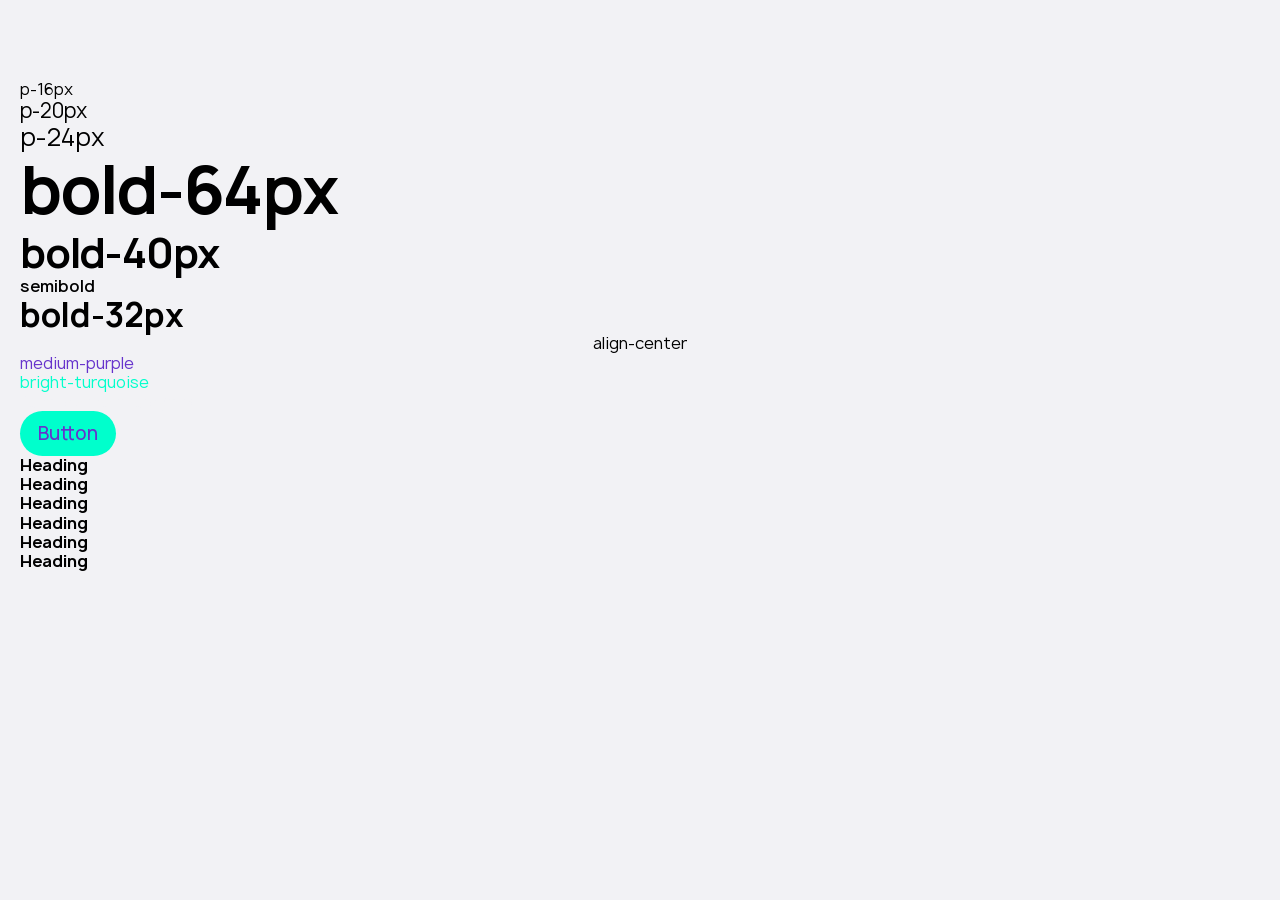
<file: style-guide.html>
<!DOCTYPE html><!--  This site was created in Webflow. https://webflow.com  --><!--  Last Published: Mon Apr 06 2026 14:03:37 GMT+0000 (Coordinated Universal Time)  -->
<html data-wf-page="6864f65050533288bacca7d7" data-wf-site="6864f5ecd00b57b227017f47">
<head>
  <meta name="robots" content="noindex, nofollow">
  <meta charset="utf-8">
  <title>Style-guide</title>
  <meta content="Style-guide" property="og:title">
  <meta content="Style-guide" property="twitter:title">
  <meta content="width=device-width, initial-scale=1" name="viewport">
  <meta content="Webflow" name="generator">
  <link href="css/normalize.css" rel="stylesheet" type="text/css">
  <link href="css/webflow.css" rel="stylesheet" type="text/css">
  <link href="css/diabex-me.webflow.css" rel="stylesheet" type="text/css">
  <script type="text/javascript">!function(o,c){var n=c.documentElement,t=" w-mod-";n.className+=t+"js",("ontouchstart"in o||o.DocumentTouch&&c instanceof DocumentTouch)&&(n.className+=t+"touch")}(window,document);</script>
  <link href="images/favicon.ico" rel="shortcut icon" type="image/x-icon">
  <link href="images/webclip.png" rel="apple-touch-icon">
</head>
<body>
  <section class="section">
    <div class="wrapper">
      <div class="container">
        <div class="p">p-16px</div>
        <div class="p-20px">p-20px</div>
        <div class="p-24px">p-24px</div>
        <div class="bold-64px">bold-64px</div>
        <div class="bold-40px">bold-40px</div>
        <div class="semibold">semibold</div>
        <div class="bold-32px">bold-32px</div>
        <div class="align-center">align-center</div>
        <div class="medium-purple">medium-purple</div>
        <div class="bright-turquoise">bright-turquoise</div>
        <div class="light-lavender-gray">light-lavender-graytex</div>
        <div class="bg-light-lavender-gray"></div>
        <a href="#" class="button">Button</a>
        <h1>Heading</h1>
        <h2>Heading</h2>
        <h3>Heading</h3>
        <h4>Heading</h4>
        <h5>Heading</h5>
        <h6>Heading</h6>
        <div class="overflow-hidden"></div>
      </div>
    </div>
  </section>
  <script src="https://d3e54v103j8qbb.cloudfront.net/js/jquery-3.5.1.min.dc5e7f18c8.js?site=6864f5ecd00b57b227017f47" type="text/javascript" integrity="sha256-9/aliU8dGd2tb6OSsuzixeV4y/faTqgFtohetphbbj0=" crossorigin="anonymous"></script>
  <script src="js/webflow.js" type="text/javascript"></script>
  <script src="https://cdn.prod.website-files.com/gsap/3.14.2/gsap.min.js" type="text/javascript"></script>
  <script src="https://cdn.prod.website-files.com/gsap/3.14.2/ScrollTrigger.min.js" type="text/javascript"></script>
  <script src="https://cdn.prod.website-files.com/gsap/3.14.2/SplitText.min.js" type="text/javascript"></script>
  <script src="https://cdn.prod.website-files.com/gsap/3.14.2/DrawSVGPlugin.min.js" type="text/javascript"></script>
  <script type="text/javascript">gsap.registerPlugin(ScrollTrigger,SplitText,DrawSVGPlugin);</script>
</body>
</html>
</file>
<file: css/webflow.css>
@font-face {
  font-family: 'webflow-icons';
  src: url("[data-uri]") format('truetype');
  font-weight: normal;
  font-style: normal;
}
[class^="w-icon-"],
[class*=" w-icon-"] {
  /* use !important to prevent issues with browser extensions that change fonts */
  font-family: 'webflow-icons' !important;
  speak: none;
  font-style: normal;
  font-weight: normal;
  font-variant: normal;
  text-transform: none;
  line-height: 1;
  /* Better Font Rendering =========== */
  -webkit-font-smoothing: antialiased;
  -moz-osx-font-smoothing: grayscale;
}
.w-icon-slider-right:before {
  content: "\e600";
}
.w-icon-slider-left:before {
  content: "\e601";
}
.w-icon-nav-menu:before {
  content: "\e602";
}
.w-icon-arrow-down:before,
.w-icon-dropdown-toggle:before {
  content: "\e603";
}
.w-icon-file-upload-remove:before {
  content: "\e900";
}
.w-icon-file-upload-icon:before {
  content: "\e903";
}
* {
  -webkit-box-sizing: border-box;
  -moz-box-sizing: border-box;
  box-sizing: border-box;
}
html {
  height: 100%;
}
body {
  margin: 0;
  min-height: 100%;
  background-color: #fff;
  font-family: Arial, sans-serif;
  font-size: 14px;
  line-height: 20px;
  color: #333;
}
img {
  max-width: 100%;
  vertical-align: middle;
  display: inline-block;
}
html.w-mod-touch * {
  background-attachment: scroll !important;
}
.w-block {
  display: block;
}
.w-inline-block {
  max-width: 100%;
  display: inline-block;
}
.w-clearfix:before,
.w-clearfix:after {
  content: " ";
  display: table;
  grid-column-start: 1;
  grid-row-start: 1;
  grid-column-end: 2;
  grid-row-end: 2;
}
.w-clearfix:after {
  clear: both;
}
.w-hidden {
  display: none;
}
.w-button {
  display: inline-block;
  padding: 9px 15px;
  background-color: #3898EC;
  color: white;
  border: 0;
  line-height: inherit;
  text-decoration: none;
  cursor: pointer;
  border-radius: 0;
}
input.w-button {
  -webkit-appearance: button;
}
html[data-w-dynpage] [data-w-cloak] {
  color: transparent !important;
}
.w-code-block {
  margin: unset;
}
pre.w-code-block code {
  all: inherit;
}
.w-optimization {
  display: contents;
}
.w-webflow-badge,
.w-webflow-badge > img {
  box-sizing: unset;
  width: unset;
  height: unset;
  max-height: unset;
  max-width: unset;
  min-height: unset;
  min-width: unset;
  margin: unset;
  padding: unset;
  float: unset;
  clear: unset;
  border: unset;
  border-radius: unset;
  background: unset;
  background-image: unset;
  background-position: unset;
  background-size: unset;
  background-repeat: unset;
  background-origin: unset;
  background-clip: unset;
  background-attachment: unset;
  background-color: unset;
  box-shadow: unset;
  transform: unset;
  transition: unset;
  direction: unset;
  font-family: unset;
  font-weight: unset;
  color: unset;
  font-size: unset;
  line-height: unset;
  font-style: unset;
  font-variant: unset;
  text-align: unset;
  letter-spacing: unset;
  text-decoration: unset;
  text-indent: unset;
  text-transform: unset;
  list-style-type: unset;
  text-shadow: unset;
  vertical-align: unset;
  cursor: unset;
  white-space: unset;
  word-break: unset;
  word-spacing: unset;
  word-wrap: unset;
}
.w-webflow-badge {
  position: fixed !important;
  display: inline-block !important;
  visibility: visible !important;
  opacity: 1 !important;
  z-index: 2147483647 !important;
  top: auto !important;
  right: 12px !important;
  bottom: 12px !important;
  left: auto !important;
  color: #aaadb0 !important;
  background-color: #fff !important;
  border-radius: 3px !important;
  padding: 6px !important;
  font-size: 12px !important;
  line-height: 14px !important;
  text-decoration: none !important;
  transform: none !important;
  margin: 0 !important;
  width: auto !important;
  height: auto !important;
  overflow: unset !important;
  white-space: nowrap;
  box-shadow: 0 0 0 1px rgba(0, 0, 0, 0.1), 0px 1px 3px rgba(0, 0, 0, 0.1);
  cursor: pointer;
}
.w-webflow-badge > img {
  position: unset;
  display: inline-block !important;
  visibility: unset !important;
  opacity: 1 !important;
  vertical-align: middle !important;
}
h1,
h2,
h3,
h4,
h5,
h6 {
  font-weight: bold;
  margin-bottom: 10px;
}
h1 {
  font-size: 38px;
  line-height: 44px;
  margin-top: 20px;
}
h2 {
  font-size: 32px;
  line-height: 36px;
  margin-top: 20px;
}
h3 {
  font-size: 24px;
  line-height: 30px;
  margin-top: 20px;
}
h4 {
  font-size: 18px;
  line-height: 24px;
  margin-top: 10px;
}
h5 {
  font-size: 14px;
  line-height: 20px;
  margin-top: 10px;
}
h6 {
  font-size: 12px;
  line-height: 18px;
  margin-top: 10px;
}
p {
  margin-top: 0;
  margin-bottom: 10px;
}
blockquote {
  margin: 0 0 10px 0;
  padding: 10px 20px;
  border-left: 5px solid #E2E2E2;
  font-size: 18px;
  line-height: 22px;
}
figure {
  margin: 0;
  margin-bottom: 10px;
}
figcaption {
  margin-top: 5px;
  text-align: center;
}
ul,
ol {
  margin-top: 0px;
  margin-bottom: 10px;
  padding-left: 40px;
}
.w-list-unstyled {
  padding-left: 0;
  list-style: none;
}
.w-embed:before,
.w-embed:after {
  content: " ";
  display: table;
  grid-column-start: 1;
  grid-row-start: 1;
  grid-column-end: 2;
  grid-row-end: 2;
}
.w-embed:after {
  clear: both;
}
.w-video {
  width: 100%;
  position: relative;
  padding: 0;
}
.w-video iframe,
.w-video object,
.w-video embed {
  position: absolute;
  top: 0;
  left: 0;
  width: 100%;
  height: 100%;
  border: none;
}
fieldset {
  padding: 0;
  margin: 0;
  border: 0;
}
button,
[type='button'],
[type='reset'] {
  border: 0;
  cursor: pointer;
  -webkit-appearance: button;
}
.w-form {
  margin: 0 0 15px;
}
.w-form-done {
  display: none;
  padding: 20px;
  text-align: center;
  background-color: #dddddd;
}
.w-form-fail {
  display: none;
  margin-top: 10px;
  padding: 10px;
  background-color: #ffdede;
}
label {
  display: block;
  margin-bottom: 5px;
  font-weight: bold;
}
.w-input,
.w-select {
  display: block;
  width: 100%;
  height: 38px;
  padding: 8px 12px;
  margin-bottom: 10px;
  font-size: 14px;
  line-height: 1.42857143;
  color: #333333;
  vertical-align: middle;
  background-color: #ffffff;
  border: 1px solid #cccccc;
}
.w-input::placeholder,
.w-select::placeholder {
  color: #999;
}
.w-input:focus,
.w-select:focus {
  border-color: #3898EC;
  outline: 0;
}
.w-input[disabled],
.w-select[disabled],
.w-input[readonly],
.w-select[readonly],
fieldset[disabled] .w-input,
fieldset[disabled] .w-select {
  cursor: not-allowed;
}
.w-input[disabled]:not(.w-input-disabled),
.w-select[disabled]:not(.w-input-disabled),
.w-input[readonly],
.w-select[readonly],
fieldset[disabled]:not(.w-input-disabled) .w-input,
fieldset[disabled]:not(.w-input-disabled) .w-select {
  background-color: #eeeeee;
}
textarea.w-input,
textarea.w-select {
  height: auto;
}
.w-select {
  background-color: #f3f3f3;
}
.w-select[multiple] {
  height: auto;
}
.w-form-label {
  display: inline-block;
  cursor: pointer;
  font-weight: normal;
  margin-bottom: 0px;
}
.w-radio {
  display: block;
  margin-bottom: 5px;
  padding-left: 20px;
}
.w-radio:before,
.w-radio:after {
  content: " ";
  display: table;
  grid-column-start: 1;
  grid-row-start: 1;
  grid-column-end: 2;
  grid-row-end: 2;
}
.w-radio:after {
  clear: both;
}
.w-radio-input {
  margin: 4px 0 0;
  line-height: normal;
  float: left;
  margin-left: -20px;
}
.w-radio-input {
  margin-top: 3px;
}
.w-file-upload {
  display: block;
  margin-bottom: 10px;
}
.w-file-upload-input {
  width: 0.1px;
  height: 0.1px;
  opacity: 0;
  overflow: hidden;
  position: absolute;
  z-index: -100;
}
.w-file-upload-default,
.w-file-upload-uploading,
.w-file-upload-success {
  display: inline-block;
  color: #333333;
}
.w-file-upload-error {
  display: block;
  margin-top: 10px;
}
.w-file-upload-default.w-hidden,
.w-file-upload-uploading.w-hidden,
.w-file-upload-error.w-hidden,
.w-file-upload-success.w-hidden {
  display: none;
}
.w-file-upload-uploading-btn {
  display: flex;
  font-size: 14px;
  font-weight: normal;
  cursor: pointer;
  margin: 0;
  padding: 8px 12px;
  border: 1px solid #cccccc;
  background-color: #fafafa;
}
.w-file-upload-file {
  display: flex;
  flex-grow: 1;
  justify-content: space-between;
  margin: 0;
  padding: 8px 9px 8px 11px;
  border: 1px solid #cccccc;
  background-color: #fafafa;
}
.w-file-upload-file-name {
  font-size: 14px;
  font-weight: normal;
  display: block;
}
.w-file-remove-link {
  margin-top: 3px;
  margin-left: 10px;
  width: auto;
  height: auto;
  padding: 3px;
  display: block;
  cursor: pointer;
}
.w-icon-file-upload-remove {
  margin: auto;
  font-size: 10px;
}
.w-file-upload-error-msg {
  display: inline-block;
  color: #ea384c;
  padding: 2px 0;
}
.w-file-upload-info {
  display: inline-block;
  line-height: 38px;
  padding: 0 12px;
}
.w-file-upload-label {
  display: inline-block;
  font-size: 14px;
  font-weight: normal;
  cursor: pointer;
  margin: 0;
  padding: 8px 12px;
  border: 1px solid #cccccc;
  background-color: #fafafa;
}
.w-icon-file-upload-icon,
.w-icon-file-upload-uploading {
  display: inline-block;
  margin-right: 8px;
  width: 20px;
}
.w-icon-file-upload-uploading {
  height: 20px;
}
.w-container {
  margin-left: auto;
  margin-right: auto;
  max-width: 940px;
}
.w-container:before,
.w-container:after {
  content: " ";
  display: table;
  grid-column-start: 1;
  grid-row-start: 1;
  grid-column-end: 2;
  grid-row-end: 2;
}
.w-container:after {
  clear: both;
}
.w-container .w-row {
  margin-left: -10px;
  margin-right: -10px;
}
.w-row:before,
.w-row:after {
  content: " ";
  display: table;
  grid-column-start: 1;
  grid-row-start: 1;
  grid-column-end: 2;
  grid-row-end: 2;
}
.w-row:after {
  clear: both;
}
.w-row .w-row {
  margin-left: 0;
  margin-right: 0;
}
.w-col {
  position: relative;
  float: left;
  width: 100%;
  min-height: 1px;
  padding-left: 10px;
  padding-right: 10px;
}
.w-col .w-col {
  padding-left: 0;
  padding-right: 0;
}
.w-col-1 {
  width: 8.33333333%;
}
.w-col-2 {
  width: 16.66666667%;
}
.w-col-3 {
  width: 25%;
}
.w-col-4 {
  width: 33.33333333%;
}
.w-col-5 {
  width: 41.66666667%;
}
.w-col-6 {
  width: 50%;
}
.w-col-7 {
  width: 58.33333333%;
}
.w-col-8 {
  width: 66.66666667%;
}
.w-col-9 {
  width: 75%;
}
.w-col-10 {
  width: 83.33333333%;
}
.w-col-11 {
  width: 91.66666667%;
}
.w-col-12 {
  width: 100%;
}
.w-hidden-main {
  display: none !important;
}
@media screen and (max-width: 991px) {
  .w-container {
    max-width: 728px;
  }
  .w-hidden-main {
    display: inherit !important;
  }
  .w-hidden-medium {
    display: none !important;
  }
  .w-col-medium-1 {
    width: 8.33333333%;
  }
  .w-col-medium-2 {
    width: 16.66666667%;
  }
  .w-col-medium-3 {
    width: 25%;
  }
  .w-col-medium-4 {
    width: 33.33333333%;
  }
  .w-col-medium-5 {
    width: 41.66666667%;
  }
  .w-col-medium-6 {
    width: 50%;
  }
  .w-col-medium-7 {
    width: 58.33333333%;
  }
  .w-col-medium-8 {
    width: 66.66666667%;
  }
  .w-col-medium-9 {
    width: 75%;
  }
  .w-col-medium-10 {
    width: 83.33333333%;
  }
  .w-col-medium-11 {
    width: 91.66666667%;
  }
  .w-col-medium-12 {
    width: 100%;
  }
  .w-col-stack {
    width: 100%;
    left: auto;
    right: auto;
  }
}
@media screen and (max-width: 767px) {
  .w-hidden-main {
    display: inherit !important;
  }
  .w-hidden-medium {
    display: inherit !important;
  }
  .w-hidden-small {
    display: none !important;
  }
  .w-row,
  .w-container .w-row {
    margin-left: 0;
    margin-right: 0;
  }
  .w-col {
    width: 100%;
    left: auto;
    right: auto;
  }
  .w-col-small-1 {
    width: 8.33333333%;
  }
  .w-col-small-2 {
    width: 16.66666667%;
  }
  .w-col-small-3 {
    width: 25%;
  }
  .w-col-small-4 {
    width: 33.33333333%;
  }
  .w-col-small-5 {
    width: 41.66666667%;
  }
  .w-col-small-6 {
    width: 50%;
  }
  .w-col-small-7 {
    width: 58.33333333%;
  }
  .w-col-small-8 {
    width: 66.66666667%;
  }
  .w-col-small-9 {
    width: 75%;
  }
  .w-col-small-10 {
    width: 83.33333333%;
  }
  .w-col-small-11 {
    width: 91.66666667%;
  }
  .w-col-small-12 {
    width: 100%;
  }
}
@media screen and (max-width: 479px) {
  .w-container {
    max-width: none;
  }
  .w-hidden-main {
    display: inherit !important;
  }
  .w-hidden-medium {
    display: inherit !important;
  }
  .w-hidden-small {
    display: inherit !important;
  }
  .w-hidden-tiny {
    display: none !important;
  }
  .w-col {
    width: 100%;
  }
  .w-col-tiny-1 {
    width: 8.33333333%;
  }
  .w-col-tiny-2 {
    width: 16.66666667%;
  }
  .w-col-tiny-3 {
    width: 25%;
  }
  .w-col-tiny-4 {
    width: 33.33333333%;
  }
  .w-col-tiny-5 {
    width: 41.66666667%;
  }
  .w-col-tiny-6 {
    width: 50%;
  }
  .w-col-tiny-7 {
    width: 58.33333333%;
  }
  .w-col-tiny-8 {
    width: 66.66666667%;
  }
  .w-col-tiny-9 {
    width: 75%;
  }
  .w-col-tiny-10 {
    width: 83.33333333%;
  }
  .w-col-tiny-11 {
    width: 91.66666667%;
  }
  .w-col-tiny-12 {
    width: 100%;
  }
}
.w-widget {
  position: relative;
}
.w-widget-map {
  width: 100%;
  height: 400px;
}
.w-widget-map label {
  width: auto;
  display: inline;
}
.w-widget-map img {
  max-width: inherit;
}
.w-widget-map .gm-style-iw {
  text-align: center;
}
.w-widget-map .gm-style-iw > button {
  display: none !important;
}
.w-widget-twitter {
  overflow: hidden;
}
.w-widget-twitter-count-shim {
  display: inline-block;
  vertical-align: top;
  position: relative;
  width: 28px;
  height: 20px;
  text-align: center;
  background: white;
  border: #758696 solid 1px;
  border-radius: 3px;
}
.w-widget-twitter-count-shim * {
  pointer-events: none;
  user-select: none;
}
.w-widget-twitter-count-shim .w-widget-twitter-count-inner {
  position: relative;
  font-size: 15px;
  line-height: 12px;
  text-align: center;
  color: #999;
  font-family: serif;
}
.w-widget-twitter-count-shim .w-widget-twitter-count-clear {
  position: relative;
  display: block;
}
.w-widget-twitter-count-shim.w--large {
  width: 36px;
  height: 28px;
}
.w-widget-twitter-count-shim.w--large .w-widget-twitter-count-inner {
  font-size: 18px;
  line-height: 18px;
}
.w-widget-twitter-count-shim:not(.w--vertical) {
  margin-left: 5px;
  margin-right: 8px;
}
.w-widget-twitter-count-shim:not(.w--vertical).w--large {
  margin-left: 6px;
}
.w-widget-twitter-count-shim:not(.w--vertical):before,
.w-widget-twitter-count-shim:not(.w--vertical):after {
  top: 50%;
  left: 0;
  border: solid transparent;
  content: ' ';
  height: 0;
  width: 0;
  position: absolute;
  pointer-events: none;
}
.w-widget-twitter-count-shim:not(.w--vertical):before {
  border-color: rgba(117, 134, 150, 0);
  border-right-color: #5d6c7b;
  border-width: 4px;
  margin-left: -9px;
  margin-top: -4px;
}
.w-widget-twitter-count-shim:not(.w--vertical).w--large:before {
  border-width: 5px;
  margin-left: -10px;
  margin-top: -5px;
}
.w-widget-twitter-count-shim:not(.w--vertical):after {
  border-color: rgba(255, 255, 255, 0);
  border-right-color: white;
  border-width: 4px;
  margin-left: -8px;
  margin-top: -4px;
}
.w-widget-twitter-count-shim:not(.w--vertical).w--large:after {
  border-width: 5px;
  margin-left: -9px;
  margin-top: -5px;
}
.w-widget-twitter-count-shim.w--vertical {
  width: 61px;
  height: 33px;
  margin-bottom: 8px;
}
.w-widget-twitter-count-shim.w--vertical:before,
.w-widget-twitter-count-shim.w--vertical:after {
  top: 100%;
  left: 50%;
  border: solid transparent;
  content: ' ';
  height: 0;
  width: 0;
  position: absolute;
  pointer-events: none;
}
.w-widget-twitter-count-shim.w--vertical:before {
  border-color: rgba(117, 134, 150, 0);
  border-top-color: #5d6c7b;
  border-width: 5px;
  margin-left: -5px;
}
.w-widget-twitter-count-shim.w--vertical:after {
  border-color: rgba(255, 255, 255, 0);
  border-top-color: white;
  border-width: 4px;
  margin-left: -4px;
}
.w-widget-twitter-count-shim.w--vertical .w-widget-twitter-count-inner {
  font-size: 18px;
  line-height: 22px;
}
.w-widget-twitter-count-shim.w--vertical.w--large {
  width: 76px;
}
.w-background-video {
  position: relative;
  overflow: hidden;
  height: 500px;
  color: white;
}
.w-background-video > video {
  background-size: cover;
  background-position: 50% 50%;
  position: absolute;
  margin: auto;
  width: 100%;
  height: 100%;
  right: -100%;
  bottom: -100%;
  top: -100%;
  left: -100%;
  object-fit: cover;
  z-index: -100;
}
.w-background-video > video::-webkit-media-controls-start-playback-button {
  display: none !important;
  -webkit-appearance: none;
}
.w-background-video--control {
  position: absolute;
  bottom: 1em;
  right: 1em;
  background-color: transparent;
  padding: 0;
}
.w-background-video--control > [hidden] {
  display: none !important;
}
.w-slider {
  position: relative;
  height: 300px;
  text-align: center;
  background: #dddddd;
  clear: both;
  -webkit-tap-highlight-color: rgba(0, 0, 0, 0);
  tap-highlight-color: rgba(0, 0, 0, 0);
}
.w-slider-mask {
  position: relative;
  display: block;
  overflow: hidden;
  z-index: 1;
  left: 0;
  right: 0;
  height: 100%;
  white-space: nowrap;
}
.w-slide {
  position: relative;
  display: inline-block;
  vertical-align: top;
  width: 100%;
  height: 100%;
  white-space: normal;
  text-align: left;
}
.w-slider-nav {
  position: absolute;
  z-index: 2;
  top: auto;
  right: 0;
  bottom: 0;
  left: 0;
  margin: auto;
  padding-top: 10px;
  height: 40px;
  text-align: center;
  -webkit-tap-highlight-color: rgba(0, 0, 0, 0);
  tap-highlight-color: rgba(0, 0, 0, 0);
}
.w-slider-nav.w-round > div {
  border-radius: 100%;
}
.w-slider-nav.w-num > div {
  width: auto;
  height: auto;
  padding: 0.2em 0.5em;
  font-size: inherit;
  line-height: inherit;
}
.w-slider-nav.w-shadow > div {
  box-shadow: 0 0 3px rgba(51, 51, 51, 0.4);
}
.w-slider-nav-invert {
  color: #fff;
}
.w-slider-nav-invert > div {
  background-color: rgba(34, 34, 34, 0.4);
}
.w-slider-nav-invert > div.w-active {
  background-color: #222;
}
.w-slider-dot {
  position: relative;
  display: inline-block;
  width: 1em;
  height: 1em;
  background-color: rgba(255, 255, 255, 0.4);
  cursor: pointer;
  margin: 0 3px 0.5em;
  transition: background-color 100ms, color 100ms;
}
.w-slider-dot.w-active {
  background-color: #fff;
}
.w-slider-dot:focus {
  outline: none;
  box-shadow: 0px 0px 0px 2px #fff;
}
.w-slider-dot:focus.w-active {
  box-shadow: none;
}
.w-slider-arrow-left,
.w-slider-arrow-right {
  position: absolute;
  width: 80px;
  top: 0;
  right: 0;
  bottom: 0;
  left: 0;
  margin: auto;
  cursor: pointer;
  overflow: hidden;
  color: white;
  font-size: 40px;
  -webkit-tap-highlight-color: rgba(0, 0, 0, 0);
  tap-highlight-color: rgba(0, 0, 0, 0);
  user-select: none;
}
.w-slider-arrow-left [class^='w-icon-'],
.w-slider-arrow-right [class^='w-icon-'],
.w-slider-arrow-left [class*=' w-icon-'],
.w-slider-arrow-right [class*=' w-icon-'] {
  position: absolute;
}
.w-slider-arrow-left:focus,
.w-slider-arrow-right:focus {
  outline: 0;
}
.w-slider-arrow-left {
  z-index: 3;
  right: auto;
}
.w-slider-arrow-right {
  z-index: 4;
  left: auto;
}
.w-icon-slider-left,
.w-icon-slider-right {
  top: 0;
  right: 0;
  bottom: 0;
  left: 0;
  margin: auto;
  width: 1em;
  height: 1em;
}
.w-slider-aria-label {
  border: 0;
  clip: rect(0 0 0 0);
  height: 1px;
  margin: -1px;
  overflow: hidden;
  padding: 0;
  position: absolute;
  width: 1px;
}
.w-slider-force-show {
  display: block !important;
}
.w-dropdown {
  display: inline-block;
  position: relative;
  text-align: left;
  margin-left: auto;
  margin-right: auto;
  z-index: 900;
}
.w-dropdown-btn,
.w-dropdown-toggle,
.w-dropdown-link {
  position: relative;
  vertical-align: top;
  text-decoration: none;
  color: #222222;
  padding: 20px;
  text-align: left;
  margin-left: auto;
  margin-right: auto;
  white-space: nowrap;
}
.w-dropdown-toggle {
  user-select: none;
  display: inline-block;
  cursor: pointer;
  padding-right: 40px;
}
.w-dropdown-toggle:focus {
  outline: 0;
}
.w-icon-dropdown-toggle {
  position: absolute;
  top: 0;
  right: 0;
  bottom: 0;
  margin: auto;
  margin-right: 20px;
  width: 1em;
  height: 1em;
}
.w-dropdown-list {
  position: absolute;
  background: #dddddd;
  display: none;
  min-width: 100%;
}
.w-dropdown-list.w--open {
  display: block;
}
.w-dropdown-link {
  padding: 10px 20px;
  display: block;
  color: #222222;
}
.w-dropdown-link.w--current {
  color: #0082f3;
}
.w-dropdown-link:focus {
  outline: 0;
}
@media screen and (max-width: 767px) {
  .w-nav-brand {
    padding-left: 10px;
  }
}
/**
 * ## Note
 * Safari (on both iOS and OS X) does not handle viewport units (vh, vw) well.
 * For example percentage units do not work on descendants of elements that
 * have any dimensions expressed in viewport units. It also doesn’t handle them at
 * all in `calc()`.
 */
/**
 * Wrapper around all lightbox elements
 *
 * 1. Since the lightbox can receive focus, IE also gives it an outline.
 * 2. Fixes flickering on Chrome when a transition is in progress
 *    underneath the lightbox.
 */
.w-lightbox-backdrop {
  cursor: auto;
  font-style: normal;
  letter-spacing: normal;
  list-style: disc;
  text-indent: 0;
  text-shadow: none;
  text-transform: none;
  visibility: visible;
  white-space: normal;
  word-break: normal;
  word-spacing: normal;
  word-wrap: normal;
  position: fixed;
  top: 0;
  right: 0;
  bottom: 0;
  left: 0;
  color: #fff;
  font-family: "Helvetica Neue", Helvetica, Ubuntu, "Segoe UI", Verdana, sans-serif;
  font-size: 17px;
  line-height: 1.2;
  font-weight: 300;
  text-align: center;
  background: rgba(0, 0, 0, 0.9);
  z-index: 2000;
  outline: 0;
  /* 1 */
  opacity: 0;
  -webkit-user-select: none;
  -moz-user-select: none;
  -webkit-tap-highlight-color: transparent;
  -webkit-transform: translate(0, 0);
  /* 2 */
}
/**
 * Neat trick to bind the rubberband effect to our canvas instead of the whole
 * document on iOS. It also prevents a bug that causes the document underneath to scroll.
 */
.w-lightbox-backdrop,
.w-lightbox-container {
  height: 100%;
  overflow: auto;
  -webkit-overflow-scrolling: touch;
}
.w-lightbox-content {
  position: relative;
  height: 100vh;
  overflow: hidden;
}
.w-lightbox-view {
  position: absolute;
  width: 100vw;
  height: 100vh;
  opacity: 0;
}
.w-lightbox-view:before {
  content: "";
  height: 100vh;
}
/* .w-lightbox-content */
.w-lightbox-group,
.w-lightbox-group .w-lightbox-view,
.w-lightbox-group .w-lightbox-view:before {
  height: 86vh;
}
.w-lightbox-frame,
.w-lightbox-view:before {
  display: inline-block;
  vertical-align: middle;
}
/*
 * 1. Remove default margin set by user-agent on the <figure> element.
 */
.w-lightbox-figure {
  position: relative;
  margin: 0;
  /* 1 */
}
.w-lightbox-group .w-lightbox-figure {
  cursor: pointer;
}
/**
 * IE adds image dimensions as width and height attributes on the IMG tag,
 * but we need both width and height to be set to auto to enable scaling.
 */
.w-lightbox-img {
  width: auto;
  height: auto;
  max-width: none;
}
/**
 * 1. Reset if style is set by user on "All Images"
 */
.w-lightbox-image {
  display: block;
  float: none;
  /* 1 */
  max-width: 100vw;
  max-height: 100vh;
}
.w-lightbox-group .w-lightbox-image {
  max-height: 86vh;
}
.w-lightbox-caption {
  position: absolute;
  right: 0;
  bottom: 0;
  left: 0;
  padding: 0.5em 1em;
  background: rgba(0, 0, 0, 0.4);
  text-align: left;
  text-overflow: ellipsis;
  white-space: nowrap;
  overflow: hidden;
}
.w-lightbox-embed {
  position: absolute;
  top: 0;
  right: 0;
  bottom: 0;
  left: 0;
  width: 100%;
  height: 100%;
}
.w-lightbox-control {
  position: absolute;
  top: 0;
  width: 4em;
  background-size: 24px;
  background-repeat: no-repeat;
  background-position: center;
  cursor: pointer;
  -webkit-transition: all 0.3s;
  transition: all 0.3s;
}
.w-lightbox-left {
  display: none;
  bottom: 0;
  left: 0;
  /* <svg xmlns="http://www.w3.org/2000/svg" viewBox="-20 0 24 40" width="24" height="40"><g transform="rotate(45)"><path d="m0 0h5v23h23v5h-28z" opacity=".4"/><path d="m1 1h3v23h23v3h-26z" fill="#fff"/></g></svg> */
  background-image: url("[data-uri]");
}
.w-lightbox-right {
  display: none;
  right: 0;
  bottom: 0;
  /* <svg xmlns="http://www.w3.org/2000/svg" viewBox="-4 0 24 40" width="24" height="40"><g transform="rotate(45)"><path d="m0-0h28v28h-5v-23h-23z" opacity=".4"/><path d="m1 1h26v26h-3v-23h-23z" fill="#fff"/></g></svg> */
  background-image: url("[data-uri]");
}
/*
 * Without specifying the with and height inside the SVG, all versions of IE render the icon too small.
 * The bug does not seem to manifest itself if the elements are tall enough such as the above arrows.
 * (http://stackoverflow.com/questions/16092114/background-size-differs-in-internet-explorer)
 */
.w-lightbox-close {
  right: 0;
  height: 2.6em;
  /* <svg xmlns="http://www.w3.org/2000/svg" viewBox="-4 0 18 17" width="18" height="17"><g transform="rotate(45)"><path d="m0 0h7v-7h5v7h7v5h-7v7h-5v-7h-7z" opacity=".4"/><path d="m1 1h7v-7h3v7h7v3h-7v7h-3v-7h-7z" fill="#fff"/></g></svg> */
  background-image: url("[data-uri]");
  background-size: 18px;
}
/**
 * 1. All IE versions add extra space at the bottom without this.
 */
.w-lightbox-strip {
  position: absolute;
  bottom: 0;
  left: 0;
  right: 0;
  padding: 0 1vh;
  line-height: 0;
  /* 1 */
  white-space: nowrap;
  overflow-x: auto;
  overflow-y: hidden;
}
/*
 * 1. We use content-box to avoid having to do `width: calc(10vh + 2vw)`
 *    which doesn’t work in Safari anyway.
 * 2. Chrome renders images pixelated when switching to GPU. Making sure
 *    the parent is also rendered on the GPU (by setting translate3d for
 *    example) fixes this behavior.
 */
.w-lightbox-item {
  display: inline-block;
  width: 10vh;
  padding: 2vh 1vh;
  box-sizing: content-box;
  /* 1 */
  cursor: pointer;
  -webkit-transform: translate3d(0, 0, 0);
  /* 2 */
}
.w-lightbox-active {
  opacity: 0.3;
}
.w-lightbox-thumbnail {
  position: relative;
  height: 10vh;
  background: #222;
  overflow: hidden;
}
.w-lightbox-thumbnail-image {
  position: absolute;
  top: 0;
  left: 0;
}
.w-lightbox-thumbnail .w-lightbox-tall {
  top: 50%;
  width: 100%;
  -webkit-transform: translate(0, -50%);
  transform: translate(0, -50%);
}
.w-lightbox-thumbnail .w-lightbox-wide {
  left: 50%;
  height: 100%;
  -webkit-transform: translate(-50%, 0);
  transform: translate(-50%, 0);
}
/*
 * Spinner
 *
 * Absolute pixel values are used to avoid rounding errors that would cause
 * the white spinning element to be misaligned with the track.
 */
.w-lightbox-spinner {
  position: absolute;
  top: 50%;
  left: 50%;
  box-sizing: border-box;
  width: 40px;
  height: 40px;
  margin-top: -20px;
  margin-left: -20px;
  border: 5px solid rgba(0, 0, 0, 0.4);
  border-radius: 50%;
  -webkit-animation: spin 0.8s infinite linear;
  animation: spin 0.8s infinite linear;
}
.w-lightbox-spinner:after {
  content: "";
  position: absolute;
  top: -4px;
  right: -4px;
  bottom: -4px;
  left: -4px;
  border: 3px solid transparent;
  border-bottom-color: #fff;
  border-radius: 50%;
}
/*
 * Utility classes
 */
.w-lightbox-hide {
  display: none;
}
.w-lightbox-noscroll {
  overflow: hidden;
}
@media (min-width: 768px) {
  .w-lightbox-content {
    height: 96vh;
    margin-top: 2vh;
  }
  .w-lightbox-view,
  .w-lightbox-view:before {
    height: 96vh;
  }
  /* .w-lightbox-content */
  .w-lightbox-group,
  .w-lightbox-group .w-lightbox-view,
  .w-lightbox-group .w-lightbox-view:before {
    height: 84vh;
  }
  .w-lightbox-image {
    max-width: 96vw;
    max-height: 96vh;
  }
  .w-lightbox-group .w-lightbox-image {
    max-width: 82.3vw;
    max-height: 84vh;
  }
  .w-lightbox-left,
  .w-lightbox-right {
    display: block;
    opacity: 0.5;
  }
  .w-lightbox-close {
    opacity: 0.8;
  }
  .w-lightbox-control:hover {
    opacity: 1;
  }
}
.w-lightbox-inactive,
.w-lightbox-inactive:hover {
  opacity: 0;
}
.w-richtext:before,
.w-richtext:after {
  content: " ";
  display: table;
  grid-column-start: 1;
  grid-row-start: 1;
  grid-column-end: 2;
  grid-row-end: 2;
}
.w-richtext:after {
  clear: both;
}
.w-richtext[contenteditable="true"]:before,
.w-richtext[contenteditable="true"]:after {
  white-space: initial;
}
.w-richtext ol,
.w-richtext ul {
  overflow: hidden;
}
.w-richtext .w-richtext-figure-selected.w-richtext-figure-type-video div:after,
.w-richtext .w-richtext-figure-selected[data-rt-type="video"] div:after {
  outline: 2px solid #2895f7;
}
.w-richtext .w-richtext-figure-selected.w-richtext-figure-type-image div,
.w-richtext .w-richtext-figure-selected[data-rt-type="image"] div {
  outline: 2px solid #2895f7;
}
.w-richtext figure.w-richtext-figure-type-video > div:after,
.w-richtext figure[data-rt-type="video"] > div:after {
  content: '';
  position: absolute;
  display: none;
  left: 0;
  top: 0;
  right: 0;
  bottom: 0;
}
.w-richtext figure {
  position: relative;
  max-width: 60%;
}
.w-richtext figure > div:before {
  cursor: default!important;
}
.w-richtext figure img {
  width: 100%;
}
.w-richtext figure figcaption.w-richtext-figcaption-placeholder {
  opacity: 0.6;
}
.w-richtext figure div {
  /* fix incorrectly sized selection border in the data manager */
  font-size: 0px;
  color: transparent;
}
.w-richtext figure.w-richtext-figure-type-image,
.w-richtext figure[data-rt-type="image"] {
  display: table;
}
.w-richtext figure.w-richtext-figure-type-image > div,
.w-richtext figure[data-rt-type="image"] > div {
  display: inline-block;
}
.w-richtext figure.w-richtext-figure-type-image > figcaption,
.w-richtext figure[data-rt-type="image"] > figcaption {
  display: table-caption;
  caption-side: bottom;
}
.w-richtext figure.w-richtext-figure-type-video,
.w-richtext figure[data-rt-type="video"] {
  width: 60%;
  height: 0;
}
.w-richtext figure.w-richtext-figure-type-video iframe,
.w-richtext figure[data-rt-type="video"] iframe {
  position: absolute;
  top: 0;
  left: 0;
  width: 100%;
  height: 100%;
}
.w-richtext figure.w-richtext-figure-type-video > div,
.w-richtext figure[data-rt-type="video"] > div {
  width: 100%;
}
.w-richtext figure.w-richtext-align-center {
  margin-right: auto;
  margin-left: auto;
  clear: both;
}
.w-richtext figure.w-richtext-align-center.w-richtext-figure-type-image > div,
.w-richtext figure.w-richtext-align-center[data-rt-type="image"] > div {
  max-width: 100%;
}
.w-richtext figure.w-richtext-align-normal {
  clear: both;
}
.w-richtext figure.w-richtext-align-fullwidth {
  width: 100%;
  max-width: 100%;
  text-align: center;
  clear: both;
  display: block;
  margin-right: auto;
  margin-left: auto;
}
.w-richtext figure.w-richtext-align-fullwidth > div {
  display: inline-block;
  /* padding-bottom is used for aspect ratios in video figures
      we want the div to inherit that so hover/selection borders in the designer-canvas
      fit right*/
  padding-bottom: inherit;
}
.w-richtext figure.w-richtext-align-fullwidth > figcaption {
  display: block;
}
.w-richtext figure.w-richtext-align-floatleft {
  float: left;
  margin-right: 15px;
  clear: none;
}
.w-richtext figure.w-richtext-align-floatright {
  float: right;
  margin-left: 15px;
  clear: none;
}
.w-nav {
  position: relative;
  background: #dddddd;
  z-index: 1000;
}
.w-nav:before,
.w-nav:after {
  content: " ";
  display: table;
  grid-column-start: 1;
  grid-row-start: 1;
  grid-column-end: 2;
  grid-row-end: 2;
}
.w-nav:after {
  clear: both;
}
.w-nav-brand {
  position: relative;
  float: left;
  text-decoration: none;
  color: #333333;
}
.w-nav-link {
  position: relative;
  display: inline-block;
  vertical-align: top;
  text-decoration: none;
  color: #222222;
  padding: 20px;
  text-align: left;
  margin-left: auto;
  margin-right: auto;
}
.w-nav-link.w--current {
  color: #0082f3;
}
.w-nav-menu {
  position: relative;
  float: right;
}
[data-nav-menu-open] {
  display: block !important;
  position: absolute;
  top: 100%;
  left: 0;
  right: 0;
  background: #C8C8C8;
  text-align: center;
  overflow: visible;
  min-width: 200px;
}
.w--nav-link-open {
  display: block;
  position: relative;
}
.w-nav-overlay {
  position: absolute;
  overflow: hidden;
  display: none;
  top: 100%;
  left: 0;
  right: 0;
  width: 100%;
}
.w-nav-overlay [data-nav-menu-open] {
  top: 0;
}
.w-nav[data-animation='over-left'] .w-nav-overlay {
  width: auto;
}
.w-nav[data-animation='over-left'] .w-nav-overlay,
.w-nav[data-animation='over-left'] [data-nav-menu-open] {
  right: auto;
  z-index: 1;
  top: 0;
}
.w-nav[data-animation='over-right'] .w-nav-overlay {
  width: auto;
}
.w-nav[data-animation='over-right'] .w-nav-overlay,
.w-nav[data-animation='over-right'] [data-nav-menu-open] {
  left: auto;
  z-index: 1;
  top: 0;
}
.w-nav-button {
  position: relative;
  float: right;
  padding: 18px;
  font-size: 24px;
  display: none;
  cursor: pointer;
  -webkit-tap-highlight-color: rgba(0, 0, 0, 0);
  tap-highlight-color: rgba(0, 0, 0, 0);
  user-select: none;
}
.w-nav-button:focus {
  outline: 0;
}
.w-nav-button.w--open {
  background-color: #C8C8C8;
  color: white;
}
.w-nav[data-collapse='all'] .w-nav-menu {
  display: none;
}
.w-nav[data-collapse='all'] .w-nav-button {
  display: block;
}
.w--nav-dropdown-open {
  display: block;
}
.w--nav-dropdown-toggle-open {
  display: block;
}
.w--nav-dropdown-list-open {
  position: static;
}
/**
 * NOTE: These rules are overridden in site-designer.less to use container queries instead of media queries
 * when the navbar is inside a Frame on the Open Canvas.
 */
@media screen and (max-width: 991px) {
  .w-nav[data-collapse='medium'] .w-nav-menu {
    display: none;
  }
  .w-nav[data-collapse='medium'] .w-nav-button {
    display: block;
  }
}
@media screen and (max-width: 767px) {
  .w-nav[data-collapse='small'] .w-nav-menu {
    display: none;
  }
  .w-nav[data-collapse='small'] .w-nav-button {
    display: block;
  }
  .w-nav-brand {
    padding-left: 10px;
  }
}
@media screen and (max-width: 479px) {
  .w-nav[data-collapse='tiny'] .w-nav-menu {
    display: none;
  }
  .w-nav[data-collapse='tiny'] .w-nav-button {
    display: block;
  }
}
.w-tabs {
  position: relative;
}
.w-tabs:before,
.w-tabs:after {
  content: " ";
  display: table;
  grid-column-start: 1;
  grid-row-start: 1;
  grid-column-end: 2;
  grid-row-end: 2;
}
.w-tabs:after {
  clear: both;
}
.w-tab-menu {
  position: relative;
}
.w-tab-link {
  position: relative;
  display: inline-block;
  vertical-align: top;
  text-decoration: none;
  padding: 9px 30px;
  text-align: left;
  cursor: pointer;
  color: #222222;
  background-color: #dddddd;
}
.w-tab-link.w--current {
  background-color: #C8C8C8;
}
.w-tab-link:focus {
  outline: 0;
}
.w-tab-content {
  position: relative;
  display: block;
  overflow: hidden;
}
.w-tab-pane {
  position: relative;
  display: none;
}
.w--tab-active {
  display: block;
}
@media screen and (max-width: 479px) {
  .w-tab-link {
    display: block;
  }
}
.w-ix-emptyfix:after {
  content: "";
}
@keyframes spin {
  0% {
    transform: rotate(0deg);
  }
  100% {
    transform: rotate(360deg);
  }
}
.w-dyn-empty {
  padding: 10px;
  background-color: #dddddd;
}
.w-dyn-hide {
  display: none !important;
}
.w-dyn-bind-empty {
  display: none !important;
}
.w-condition-invisible {
  display: none !important;
}
.wf-layout-layout {
  display: grid;
}
</file>
<file: css/diabex-me.webflow.css>
@font-face {
  font-family: Manrope;
  src: url('../fonts/Manrope-Regular.woff2') format("woff2");
  font-weight: 400;
  font-style: normal;
  font-display: swap;
}

@font-face {
  font-family: Manrope;
  src: url('../fonts/Manrope-Medium.woff2') format("woff2");
  font-weight: 500;
  font-style: normal;
  font-display: swap;
}

@font-face {
  font-family: Manrope;
  src: url('../fonts/Manrope-Bold.woff2') format("woff2");
  font-weight: 700;
  font-style: normal;
  font-display: swap;
}

@font-face {
  font-family: Manrope;
  src: url('../fonts/Manrope-Semibold.woff2') format("woff2");
  font-weight: 600;
  font-style: normal;
  font-display: swap;
}

:root {
  --swatch--bg--light-lavender-gray: var(--swatch--light-lavender-gray);
  --swatch--black: #000;
  --swatch--medium-purple: #63c;
  --swatch--bright-turquoise: #0fc;
  --swatch--light-lavender-gray: #f2f2f5;
  --swatch--white: white;
  --swatch--bg--medium-purple: var(--swatch--medium-purple);
  --swatch--none: transparent;
  --swatch--bg--bright-turquoise: var(--swatch--bright-turquoise);
  --swatch--almost-black: #010000;
  --swatch--charcoal-gray: #606061;
}

body {
  background-color: var(--swatch--bg--light-lavender-gray);
  color: var(--swatch--black);
  font-family: Manrope, Arial, sans-serif;
  font-size: 16px;
  line-height: 1.2;
}

h1, h2, h3, h4, h5, h6 {
  font-size: inherit;
  line-height: inherit;
  margin-top: 0;
  margin-bottom: 0;
}

p {
  margin-bottom: 0;
}

a {
  color: inherit;
  text-decoration: none;
}

.section.is-navbar {
  z-index: 999;
  position: fixed;
  inset: .75em 0% auto;
}

.wrapper {
  width: 100%;
  max-width: 82.5em;
  margin-left: auto;
  margin-right: auto;
  padding-left: 1.25em;
  padding-right: 1.25em;
}

.container {
  padding-top: 5em;
  padding-bottom: 5em;
}

.container.is-hero {
  padding-top: 13em;
  padding-bottom: 3em;
}

.p {
  font-size: 1em;
}

.p-20px {
  font-size: 1.25em;
}

.p-24px {
  font-size: 1.5em;
}

.bold-64px {
  letter-spacing: -.03em;
  font-size: 4em;
  font-weight: 700;
}

.bold-40px {
  letter-spacing: -.03em;
  font-size: 2.5em;
  font-weight: 700;
}

.semibold {
  font-weight: 600;
}

.bold-32px {
  font-size: 2em;
  font-weight: 700;
}

.bg-light-lavender-gray {
  background-color: var(--swatch--bg--light-lavender-gray);
}

.medium-purple {
  color: var(--swatch--medium-purple);
}

.bright-turquoise {
  color: var(--swatch--bright-turquoise);
}

.light-lavender-gray {
  color: var(--swatch--light-lavender-gray);
}

.button {
  background-color: var(--swatch--bright-turquoise);
  color: var(--swatch--medium-purple);
  border-radius: 3.875em;
  padding: .75em 1em;
  font-size: 1.125em;
  font-weight: 500;
  line-height: 1;
  display: inline-block;
}

.hero-box {
  grid-column-gap: 5em;
  grid-row-gap: 5em;
  text-align: center;
  flex-flow: column;
  display: flex;
}

.align-center {
  text-align: center;
}

.hero-title {
  z-index: 2;
  grid-column-gap: 1em;
  grid-row-gap: 1em;
  flex-flow: column;
  justify-content: flex-start;
  align-items: center;
  max-width: 70em;
  margin-left: auto;
  margin-right: auto;
  display: flex;
  position: relative;
  overflow: hidden;
}

.hero-subtitle {
  max-width: 31.875em;
}

.about-box {
  grid-column-gap: 1.25em;
  grid-row-gap: 1.25em;
  text-align: center;
  flex-flow: column;
  justify-content: flex-start;
  align-items: center;
  max-width: 51.5em;
  margin-left: auto;
  margin-right: auto;
  display: flex;
}

.about-description {
  max-width: 45em;
}

.alert-strip-box {
  z-index: 3;
  max-width: 80em;
  margin-left: auto;
  margin-right: auto;
  transition: transform .3s cubic-bezier(.19, 1, .22, 1);
}

.use-case-box {
  color: var(--swatch--white);
  border-radius: 1.25em;
  flex-flow: column;
  justify-content: flex-end;
  align-items: center;
  height: 41.25em;
  display: flex;
  position: relative;
  overflow: hidden;
  transform: perspective(1000px);
}

.product-bracelet-box {
  text-align: center;
  flex-flow: column;
  justify-content: flex-start;
  align-items: center;
  margin-left: auto;
  margin-right: auto;
  display: flex;
}

.product-features-box {
  z-index: 2;
  grid-column-gap: 1.25em;
  grid-row-gap: 1.25em;
  grid-template-rows: auto;
  grid-template-columns: 1fr 1fr 1fr;
  grid-auto-columns: 1fr;
  display: grid;
  position: relative;
}

.image-cover {
  object-fit: cover;
  width: 100%;
  height: 100%;
}

.image-cover.is-mob {
  display: none;
}

.use-case-title {
  z-index: 1;
  text-align: center;
  max-width: 51.375em;
  margin-bottom: 4.5em;
  position: relative;
}

.product-bracelet-title {
  width: 100%;
  max-width: 75.4375em;
}

.product-bracelet-text {
  z-index: 1;
  max-width: 68.4375em;
  margin-top: 1.875em;
  position: relative;
}

.product-bracelet-image-wrapper {
  z-index: 0;
  max-width: 48.625em;
  margin-top: -2.5em;
  position: relative;
}

.product-features-item {
  grid-column-gap: 1.875em;
  grid-row-gap: 1.875em;
  border: 1px solid var(--swatch--bg--medium-purple);
  border-radius: 1.25em;
  flex-flow: column;
  padding: 1.875em 1.25em 1.875em 1.5em;
  display: flex;
}

.product-features-text {
  grid-column-gap: 1em;
  grid-row-gap: 1em;
  flex-flow: column;
  display: flex;
}

.footer-box {
  grid-column-gap: 5.25em;
  grid-row-gap: 5.25em;
  color: var(--swatch--medium-purple);
  text-align: center;
  flex-flow: column;
  justify-content: flex-start;
  align-items: center;
  max-width: 68.4375em;
  margin-left: auto;
  margin-right: auto;
  display: flex;
}

.navbar {
  background-color: var(--swatch--none);
  -webkit-backdrop-filter: blur(8px);
  backdrop-filter: blur(8px);
  border-radius: 3.75em;
  justify-content: space-between;
  align-items: center;
  padding: .8em;
  display: flex;
  overflow: hidden;
  box-shadow: 0 10px 20px #00000026;
}

.overflow-hidden {
  overflow: hidden;
}

.area-next {
  z-index: 100;
  width: 35%;
  position: absolute;
  inset: 0% 5% 0% auto;
}

.swiper-wrapper {
  justify-content: flex-start;
  height: 100%;
  position: relative;
}

.area-prev {
  z-index: 100;
  width: 35%;
  position: absolute;
  inset: 0% auto 0% 5%;
}

.swiper-slide {
  z-index: 1;
  background-color: #141414;
  border-radius: 2.5em;
  flex: none;
  height: 100%;
  position: relative;
}

.slide-bg {
  z-index: 50;
  width: 100%;
  height: 100%;
  position: absolute;
  inset: 0%;
}

.slider-wrapper {
  width: 100%;
  max-width: 100%;
  margin-left: auto;
  margin-right: auto;
  position: relative;
  overflow: visible;
}

.slider-arrow-icon {
  width: 1.9375em;
  height: 3.625em;
  display: flex;
}

.swiper-component {
  justify-content: center;
  max-width: 100%;
  display: flex;
  position: relative;
  overflow: hidden;
}

.slide-bg-image {
  object-fit: cover;
  width: 100%;
  max-width: 100%;
  height: 100%;
}

.slider-arrow {
  z-index: 1;
  color: var(--swatch--none);
  cursor: pointer;
  border-radius: 50%;
  justify-content: center;
  align-items: center;
  width: 3.75em;
  height: 3.75em;
  transition: color .2s, background-color .2s;
  display: flex;
  position: absolute;
  top: 50%;
}

.slider-arrow.cc-prev {
  left: 0;
}

.slider-arrow.cc-next {
  right: 0;
}

.slider-arrow.cc-next:hover {
  color: #111d13;
}

.swiper {
  width: 100%;
  min-width: 75em;
  height: 45.8125em;
  min-height: 45.8125em;
}

.logo {
  width: 14.875em;
}

.btn-stagger {
  background-color: var(--swatch--bg--bright-turquoise);
  color: var(--swatch--medium-purple);
  border-radius: 50vw;
  padding: .75em 1em;
  font-size: 1.125em;
  font-weight: 500;
}

.text-wrap {
  grid-column-gap: .75rem;
  grid-row-gap: .75rem;
  display: flex;
  position: relative;
  overflow: hidden;
}

.use-case-bg {
  z-index: 0;
  position: absolute;
  inset: 0%;
}

.reveal-side {
  background-color: var(--swatch--bg--light-lavender-gray);
  width: 50%;
  height: 100%;
  display: none;
  position: absolute;
}

.reveal-side.left {
  inset: 0% auto auto 0%;
}

.reveal-side.right {
  inset: 0% 0% auto auto;
}

.utility-page-wrap {
  justify-content: center;
  align-items: center;
  width: 100vw;
  max-width: 100%;
  height: 100vh;
  max-height: 100%;
  display: flex;
}

.utility-page-content {
  text-align: center;
  flex-direction: column;
  width: 260px;
  display: flex;
}

@media screen and (max-width: 991px) {
  .container {
    padding-top: 4em;
    padding-bottom: 4em;
  }

  .container.is-hero {
    padding-top: 12em;
  }

  .container.is-slider {
    padding-bottom: 6em;
  }

  .p-20px {
    font-size: 1.125em;
  }

  .p-24px {
    font-size: 1.375em;
  }

  .bold-64px {
    font-size: 3.25em;
  }

  .bold-40px {
    font-size: 2.125em;
  }

  .bold-32px {
    font-size: 1.625em;
  }

  .use-case-box {
    height: 28.8753em;
  }

  .use-case-title {
    max-width: 34em;
    margin-bottom: 3.375em;
  }

  .product-features-item {
    max-width: 22em;
  }

  .area-next, .area-prev {
    z-index: 0;
  }

  .slider-arrow {
    margin-top: 3em;
    display: none;
    top: 100%;
  }

  .slider-arrow.cc-prev {
    left: 50%;
    transform: translate(-105%);
  }

  .slider-arrow.cc-next {
    right: 50%;
    transform: translate(105%);
  }
}

@media screen and (max-width: 767px) {
  .container {
    padding-top: 3em;
    padding-bottom: 3em;
  }

  .container.is-hero {
    padding-top: 10em;
  }

  .p-20px {
    font-size: 1.0625em;
  }

  .p-24px {
    font-size: 1.25em;
  }

  .bold-64px {
    font-size: 2.75em;
  }

  .bold-40px {
    font-size: 1.9375em;
  }

  .bold-32px {
    font-size: 1.375em;
  }

  .hero-box {
    grid-column-gap: 3.5em;
    grid-row-gap: 3.5em;
  }

  .use-case-box {
    height: 24.75em;
  }

  .product-features-box {
    flex-flow: wrap;
    justify-content: center;
    align-items: flex-start;
    display: flex;
  }

  .use-case-title {
    margin-bottom: 2.925em;
  }

  .product-features-item {
    min-height: 17.5891em;
  }

  .swiper-slide {
    width: 30%;
  }

  .logo {
    width: 12em;
  }

  .logo.is-footer {
    width: 14.5em;
  }
}

@media screen and (max-width: 479px) {
  body {
    font-size: 4.26667vw;
  }

  .container {
    padding-top: 2.75em;
    padding-bottom: 2.75em;
  }

  .container.is-hero {
    padding-top: 8em;
  }

  .p-20px {
    font-size: 1em;
  }

  .p-24px {
    font-size: 1.125em;
  }

  .bold-64px {
    font-size: 2em;
  }

  .bold-40px {
    font-size: 1.625em;
  }

  .bold-32px {
    font-size: 1.75em;
  }

  .hero-box {
    grid-column-gap: 2.5em;
    grid-row-gap: 2.5em;
  }

  .use-case-box {
    height: 27em;
  }

  .image-cover.is-mob {
    display: block;
  }

  .image-cover.is-desctop {
    display: none;
  }

  .use-case-title {
    max-width: 20em;
    margin-bottom: 2.475em;
  }

  .product-features-item {
    grid-column-gap: 1.25em;
    grid-row-gap: 1.25em;
    padding: 1.75em 1em 1.25em 1.25em;
  }

  .product-features-text {
    grid-column-gap: .75em;
    grid-row-gap: .75em;
  }

  .footer-box {
    grid-column-gap: 3.75em;
    grid-row-gap: 3.75em;
  }

  .navbar {
    justify-content: space-between;
    align-items: center;
    padding: .5em .6em;
  }

  .swiper {
    min-width: auto;
    height: auto;
    min-height: auto;
  }

  .logo {
    width: 4em;
    height: 2.83386em;
  }

  .logo.is-footer {
    width: 12.3125em;
    height: auto;
  }
}


@font-face {
  font-family: 'Manrope';
  src: url('../fonts/Manrope-Regular.woff2') format('woff2');
  font-weight: 400;
  font-style: normal;
  font-display: swap;
}
@font-face {
  font-family: 'Manrope';
  src: url('../fonts/Manrope-Medium.woff2') format('woff2');
  font-weight: 500;
  font-style: normal;
  font-display: swap;
}
@font-face {
  font-family: 'Manrope';
  src: url('../fonts/Manrope-Bold.woff2') format('woff2');
  font-weight: 700;
  font-style: normal;
  font-display: swap;
}
@font-face {
  font-family: 'Manrope';
  src: url('../fonts/Manrope-Semibold.woff2') format('woff2');
  font-weight: 600;
  font-style: normal;
  font-display: swap;
}
</file>
